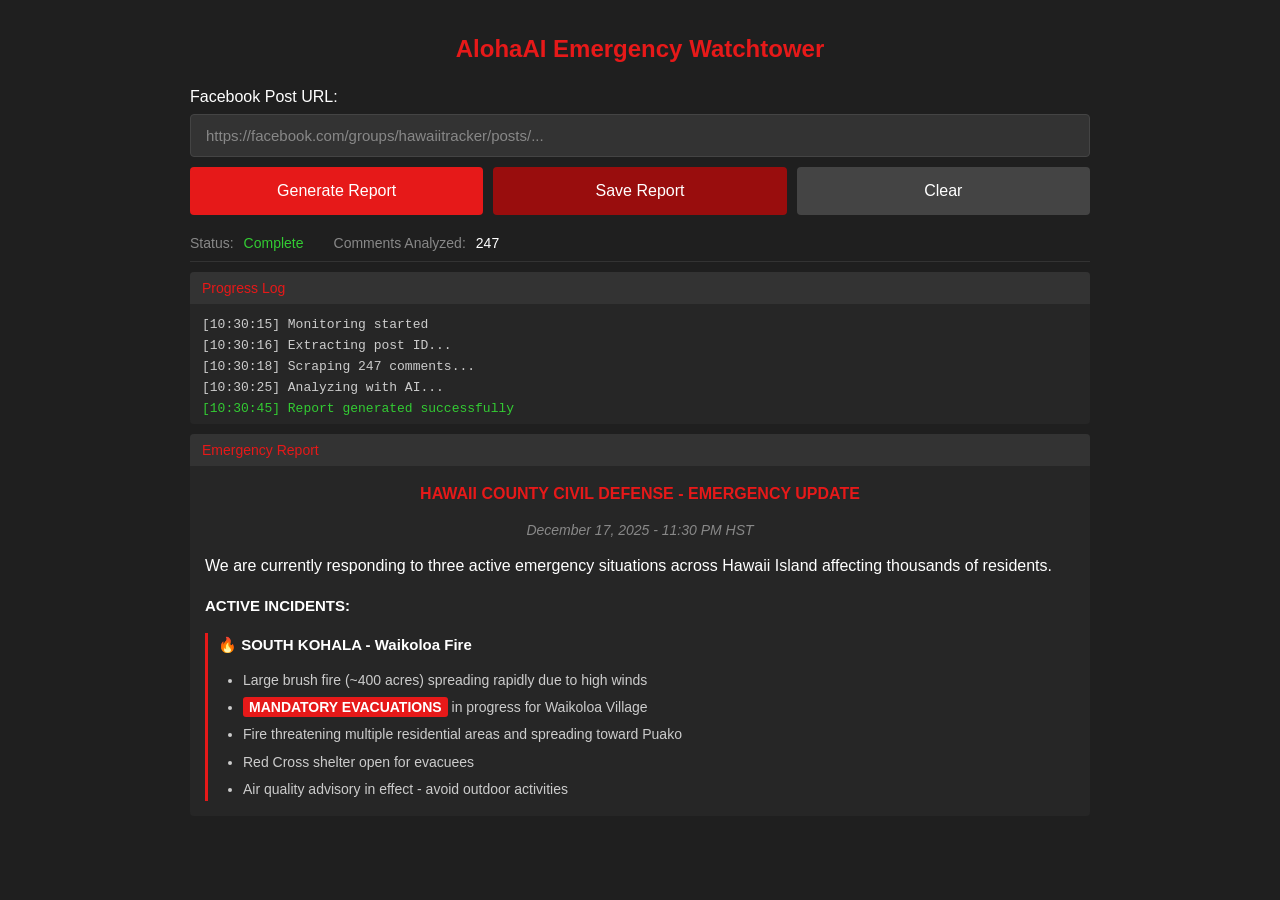
<file: HTML Demo/index.html>
<!DOCTYPE html>
<html lang="en">
<head>
    <meta charset="UTF-8">
    <meta name="viewport" content="width=device-width, initial-scale=1.0">
    <title>AlohaAI Emergency Watchtower</title>
    <link rel="stylesheet" href="styles.css">
</head>
<body>
    <div class="container">
        <!-- Header -->
        <header class="header">
            <h1>AlohaAI Emergency Watchtower</h1>
        </header>

        <!-- Input Section -->
        <section class="input-section">
            <label for="fb-url">Facebook Post URL:</label>
            <input type="text" id="fb-url" placeholder="https://facebook.com/groups/hawaiitracker/posts/...">
        </section>

        <!-- Control Buttons -->
        <section class="controls">
            <button id="generate-btn" class="btn btn-primary">Generate Report</button>
            <button id="save-btn" class="btn btn-secondary" disabled>Save Report</button>
            <button id="clear-btn" class="btn btn-gray">Clear</button>
        </section>

        <!-- Status Section -->
        <section class="status-section">
            <div class="status-row">
                <span class="status-label">Status:</span>
                <span id="status-value" class="status-value status-complete">Complete</span>
            </div>
            <div class="status-row">
                <span class="status-label">Comments Analyzed:</span>
                <span id="comment-count" class="status-value">247</span>
            </div>
        </section>

        <!-- Progress Log -->
        <section class="log-section" id="log-section">
            <div class="log-header">Progress Log</div>
            <div class="log-content" id="log-content">
                <div class="log-entry">[10:30:15] Monitoring started</div>
                <div class="log-entry">[10:30:16] Extracting post ID...</div>
                <div class="log-entry">[10:30:18] Scraping 247 comments...</div>
                <div class="log-entry">[10:30:25] Analyzing with AI...</div>
                <div class="log-entry success">[10:30:45] Report generated successfully</div>
            </div>
        </section>

        <!-- Report Display Area -->
        <section class="report-section">
            <div class="report-header">Emergency Report</div>
            <div class="report-content" id="report-content">
                <div class="report-text" id="report-text">
                    <p class="report-title"><strong>HAWAII COUNTY CIVIL DEFENSE - EMERGENCY UPDATE</strong></p>
                    <p class="report-date"><em>December 17, 2025 - 11:30 PM HST</em></p>

                    <p>We are currently responding to three active emergency situations across Hawaii Island affecting thousands of residents.</p>

                    <p class="section-header"><strong>ACTIVE INCIDENTS:</strong></p>

                    <div class="incident">
                        <p class="incident-title">🔥 <strong>SOUTH KOHALA - Waikoloa Fire</strong></p>
                        <ul>
                            <li>Large brush fire (~400 acres) spreading rapidly due to high winds</li>
                            <li><span class="urgent">MANDATORY EVACUATIONS</span> in progress for Waikoloa Village</li>
                            <li>Fire threatening multiple residential areas and spreading toward Puako</li>
                            <li>Red Cross shelter open for evacuees</li>
                            <li>Air quality advisory in effect - avoid outdoor activities</li>
                        </ul>
                    </div>

                    <div class="incident">
                        <p class="incident-title">🚨 <strong>SOUTH HILO - Highway 19 Fatal Accident</strong></p>
                        <ul>
                            <li>Highway 19 <span class="urgent">COMPLETELY CLOSED</span> between Honomu and Laupahoehoe</li>
                            <li>Two fatalities confirmed, multiple injuries</li>
                            <li>Multi-vehicle collision involving tour bus</li>
                            <li>Road closure indefinite - use Highway 130 or Waimea detour</li>
                        </ul>
                    </div>

                    <div class="incident">
                        <p class="incident-title">⚡ <strong>PUNA DISTRICT - Widespread Power Outage</strong></p>
                        <ul>
                            <li>Over 2,000 homes without power since 2:00 PM</li>
                            <li>All traffic lights out - exercise extreme caution</li>
                            <li>HELCO crews working on equipment failure repairs</li>
                            <li>Estimated restoration: several more hours</li>
                        </ul>
                    </div>

                    <p class="safety-reminder"><strong>IMMEDIATE SAFETY REMINDER:</strong> If you're in an evacuation zone, leave NOW. Do not delay for belongings.</p>

                    <p>Monitor our page and local media for updates. Report emergencies to 911 immediately.</p>

                    <p class="sign-off"><em>Stay safe, Hawaii Island.</em></p>
                </div>
            </div>
        </section>
    </div>

    <!-- Popup Modal -->
    <div class="modal-overlay" id="modal-overlay">
        <div class="modal" id="modal">
            <div class="modal-header" id="modal-header">
                <span class="modal-title" id="modal-title">Notification</span>
                <button class="modal-close" id="modal-close">&times;</button>
            </div>
            <div class="modal-body" id="modal-body">
                Message goes here
            </div>
        </div>
    </div>

    <script src="app.js"></script>
</body>
</html>
</file>
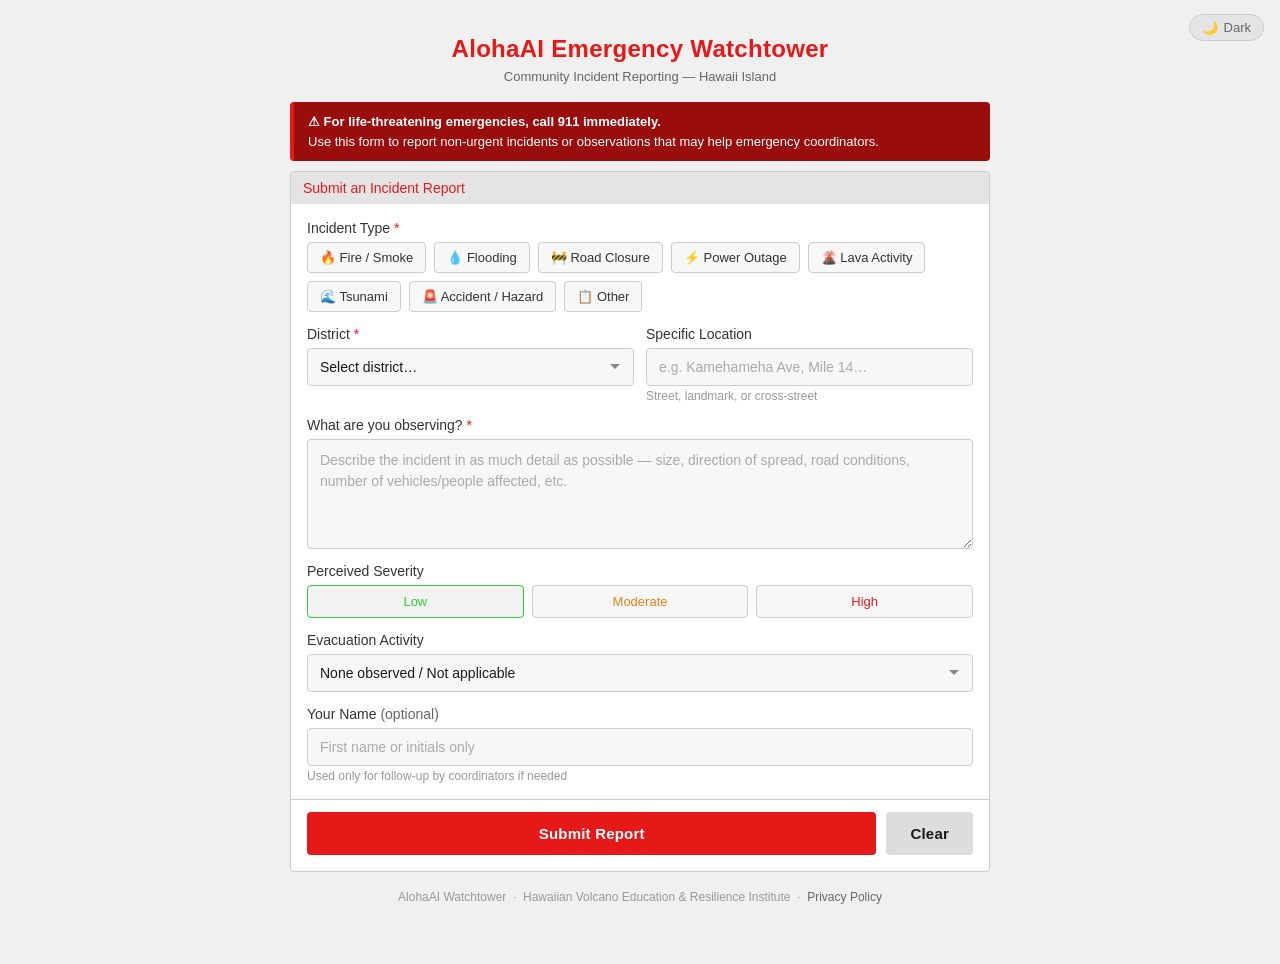
<file: HTML Demo/user.html>
<!DOCTYPE html>
<html lang="en">
<head>
    <meta charset="UTF-8">
    <meta name="viewport" content="width=device-width, initial-scale=1.0">
    <title>AlohaAI Watchtower – Report an Incident</title>
    <style>
        * {
            margin: 0;
            padding: 0;
            box-sizing: border-box;
        }

        :root {
            --bg:              #1f1f1f;
            --bg-card:         #262626;
            --bg-input:        #333333;
            --bg-header:       #333333;
            --border:          #444444;
            --text:            #ffffff;
            --text-muted:      #888888;
            --text-hint:       #666666;
            --text-entry:      #cccccc;
            --accent:          #E61919;
            --accent-dark:     #990d0d;
            --btn-gray:        #444444;
            --btn-gray-hover:  #555555;
            --placeholder:     #666666;
            --chip-selected-bg:#3a0a0a;
        }

        body.light {
            --bg:              #f0f0f0;
            --bg-card:         #ffffff;
            --bg-input:        #f7f7f7;
            --bg-header:       #e4e4e4;
            --border:          #cccccc;
            --text:            #1a1a1a;
            --text-muted:      #666666;
            --text-hint:       #999999;
            --text-entry:      #333333;
            --accent:          #E61919;
            --accent-dark:     #990d0d;
            --btn-gray:        #dddddd;
            --btn-gray-hover:  #cccccc;
            --placeholder:     #aaaaaa;
            --chip-selected-bg:#fde8e8;
        }

        body {
            font-family: -apple-system, BlinkMacSystemFont, 'Segoe UI', Roboto, 'Helvetica Neue', Arial, sans-serif;
            background-color: var(--bg);
            color: var(--text);
            min-height: 100vh;
            display: flex;
            justify-content: center;
            align-items: flex-start;
            padding: 20px;
            transition: background-color 0.2s, color 0.2s;
        }

        /* Theme toggle button */
        .theme-toggle {
            position: fixed;
            top: 14px;
            right: 16px;
            z-index: 500;
            background: var(--bg-header);
            border: 1px solid var(--border);
            border-radius: 20px;
            padding: 5px 12px;
            cursor: pointer;
            font-size: 13px;
            color: var(--text-muted);
            display: flex;
            align-items: center;
            gap: 6px;
            transition: background-color 0.2s, border-color 0.2s, color 0.2s;
            user-select: none;
        }

        .theme-toggle:hover {
            border-color: var(--accent);
            color: var(--text);
        }

        .container {
            width: 100%;
            max-width: 700px;
            display: flex;
            flex-direction: column;
            gap: 10px;
            padding-bottom: 40px;
        }

        /* Header */
        .header {
            text-align: center;
            padding: 15px 0 8px;
        }

        .header h1 {
            color: var(--accent);
            font-size: 24px;
            font-weight: bold;
            letter-spacing: 0.3px;
        }

        .header p {
            color: var(--text-muted);
            font-size: 13px;
            margin-top: 6px;
        }

        /* Alert Banner */
        .alert-banner {
            background-color: var(--accent-dark);
            border-left: 4px solid var(--accent);
            padding: 10px 14px;
            border-radius: 4px;
            font-size: 13px;
            color: #ffcccc;
            line-height: 1.5;
        }

        body.light .alert-banner {
            color: #ffffff;
        }

        .alert-banner strong {
            color: #ffffff;
        }

        /* Form Card */
        .form-card {
            background-color: var(--bg-card);
            border-radius: 4px;
            overflow: hidden;
            border: 1px solid var(--border);
        }

        .form-card-header {
            background-color: var(--bg-header);
            padding: 8px 12px;
            font-size: 14px;
            font-weight: 500;
            color: var(--accent);
        }

        .form-body {
            padding: 16px;
            display: flex;
            flex-direction: column;
            gap: 14px;
        }

        /* Field Groups */
        .field-group {
            display: flex;
            flex-direction: column;
            gap: 6px;
        }

        .field-group label {
            font-size: 14px;
            color: var(--text-entry);
            font-weight: 500;
        }

        .field-group .field-hint {
            font-size: 12px;
            color: var(--text-hint);
            margin-top: -3px;
        }

        .field-group input,
        .field-group select,
        .field-group textarea {
            padding: 10px 12px;
            font-size: 14px;
            background-color: var(--bg-input);
            border: 1px solid var(--border);
            border-radius: 4px;
            color: var(--text);
            outline: none;
            font-family: inherit;
            transition: border-color 0.15s, background-color 0.2s, color 0.2s;
        }

        .field-group input::placeholder,
        .field-group textarea::placeholder {
            color: var(--placeholder);
        }

        .field-group input:focus,
        .field-group select:focus,
        .field-group textarea:focus {
            border-color: var(--accent);
        }

        .field-group select {
            appearance: none;
            background-image: url("data:image/svg+xml,%3Csvg xmlns='http://www.w3.org/2000/svg' width='12' height='12' viewBox='0 0 12 12'%3E%3Cpath fill='%23888' d='M6 8L1 3h10z'/%3E%3C/svg%3E");
            background-repeat: no-repeat;
            background-position: right 12px center;
            padding-right: 32px;
            cursor: pointer;
        }

        .field-group select option {
            background-color: var(--bg-input);
            color: var(--text);
        }

        .field-group textarea {
            resize: vertical;
            min-height: 110px;
            line-height: 1.5;
        }

        /* Two-column row */
        .field-row {
            display: grid;
            grid-template-columns: 1fr 1fr;
            gap: 12px;
        }

        /* Incident type chips */
        .type-chips {
            display: flex;
            flex-wrap: wrap;
            gap: 8px;
        }

        .chip-label {
            cursor: pointer;
        }

        .chip-label input[type="radio"] {
            display: none;
        }

        .chip {
            display: flex;
            align-items: center;
            gap: 6px;
            padding: 7px 12px;
            background-color: var(--bg-input);
            border: 1px solid var(--border);
            border-radius: 4px;
            font-size: 13px;
            color: var(--text-entry);
            transition: all 0.15s;
            user-select: none;
            white-space: nowrap;
        }

        .chip-label input[type="radio"]:checked + .chip {
            background-color: var(--chip-selected-bg);
            border-color: var(--accent);
            color: var(--text);
        }

        .chip:hover {
            border-color: var(--text-muted);
            color: var(--text);
        }

        /* Severity */
        .severity-row {
            display: flex;
            gap: 8px;
        }

        .severity-label {
            cursor: pointer;
            flex: 1;
        }

        .severity-label input[type="radio"] {
            display: none;
        }

        .severity-btn {
            display: block;
            text-align: center;
            padding: 8px;
            border-radius: 4px;
            border: 1px solid var(--border);
            font-size: 13px;
            font-weight: 500;
            transition: all 0.15s;
            cursor: pointer;
            background-color: var(--bg-input);
        }

        .severity-label.low .severity-btn   { color: #33cc33; }
        .severity-label.medium .severity-btn { color: #e68019; }
        .severity-label.high .severity-btn  { color: #E61919; }

        .severity-label input[type="radio"]:checked + .severity-btn {
            border-color: currentColor;
            background-color: rgba(128,128,128,0.1);
        }

        /* Submit area */
        .submit-area {
            padding: 12px 16px 16px;
            display: flex;
            gap: 10px;
            border-top: 1px solid var(--border);
        }

        .btn {
            flex: 1;
            padding: 13px 20px;
            font-size: 15px;
            font-weight: 600;
            border: none;
            border-radius: 4px;
            cursor: pointer;
            transition: opacity 0.15s, transform 0.1s;
            letter-spacing: 0.2px;
        }

        .btn:hover:not(:disabled) { opacity: 0.9; }
        .btn:active:not(:disabled) { transform: scale(0.98); }

        .btn-primary {
            background-color: var(--accent);
            color: #ffffff;
        }

        .btn-primary:disabled {
            background-color: #4a1a1a;
            color: #886666;
            cursor: not-allowed;
        }

        .btn-gray {
            background-color: var(--btn-gray);
            color: var(--text);
            flex: 0 0 auto;
            padding-left: 24px;
            padding-right: 24px;
            transition: background-color 0.15s;
        }

        .btn-gray:hover { background-color: var(--btn-gray-hover); }

        /* Confirmation state */
        .confirmation {
            display: none;
            flex-direction: column;
            align-items: center;
            gap: 12px;
            padding: 40px 20px;
            text-align: center;
        }

        .confirmation.visible {
            display: flex;
        }

        .confirmation-icon {
            font-size: 48px;
        }

        .confirmation h2 {
            color: #33cc33;
            font-size: 18px;
        }

        .confirmation p {
            color: var(--text-muted);
            font-size: 14px;
            max-width: 380px;
            line-height: 1.6;
        }

        .confirmation .ref-code {
            font-family: 'Consolas', 'Monaco', 'Courier New', monospace;
            background-color: var(--bg-input);
            border: 1px solid var(--border);
            padding: 6px 14px;
            border-radius: 4px;
            font-size: 13px;
            color: var(--accent);
            letter-spacing: 1px;
        }

        .btn-submit-another {
            background-color: var(--btn-gray);
            color: var(--text);
            padding: 10px 24px;
            border: none;
            border-radius: 4px;
            font-size: 14px;
            cursor: pointer;
            margin-top: 4px;
            transition: background-color 0.15s;
        }

        .btn-submit-another:hover { background-color: var(--btn-gray-hover); }

        /* Footer */
        .footer {
            text-align: center;
            color: var(--text-hint);
            font-size: 12px;
            padding: 8px 0 0;
        }

        .footer a { color: var(--text-muted); text-decoration: none; }
        .footer a:hover { color: var(--text); }

        /* Validation */
        .field-group input.invalid,
        .field-group select.invalid,
        .field-group textarea.invalid {
            border-color: var(--accent);
            background-color: rgba(230,25,25,0.08);
        }

        .field-error {
            font-size: 12px;
            color: var(--accent);
            display: none;
        }

        .field-error.visible {
            display: block;
        }

        /* Modal */
        .modal-overlay {
            display: none;
            position: fixed;
            top: 0; left: 0;
            width: 100%; height: 100%;
            background-color: rgba(0,0,0,0.7);
            justify-content: center;
            align-items: center;
            z-index: 1000;
        }

        .modal-overlay.active { display: flex; }

        .modal {
            background-color: var(--bg-card);
            border: 1px solid var(--border);
            border-radius: 8px;
            min-width: 320px;
            max-width: 440px;
            box-shadow: 0 10px 30px rgba(0,0,0,0.5);
            animation: modalSlideIn 0.2s ease-out;
        }

        @keyframes modalSlideIn {
            from { transform: translateY(-16px); opacity: 0; }
            to   { transform: translateY(0);    opacity: 1; }
        }

        .modal-header {
            display: flex;
            justify-content: space-between;
            align-items: center;
            padding: 14px 18px;
            border-radius: 8px 8px 0 0;
            background-color: var(--accent);
        }

        .modal-title { font-size: 15px; font-weight: 600; color: #fff; }

        .modal-close {
            background: none; border: none;
            color: #fff; font-size: 22px;
            cursor: pointer; opacity: 0.8; line-height: 1;
        }

        .modal-close:hover { opacity: 1; }
        .modal-body { padding: 18px; font-size: 14px; line-height: 1.6; color: var(--text-entry); }

        /* Responsive */
        @media (max-width: 560px) {
            .field-row { grid-template-columns: 1fr; }
            .type-chips { gap: 6px; }
            .submit-area { flex-direction: column; }
            .btn-gray { flex: 1; }
        }

        ::-webkit-scrollbar { width: 8px; }
        ::-webkit-scrollbar-track { background: var(--bg); }
        ::-webkit-scrollbar-thumb { background: var(--border); border-radius: 4px; }
        ::-webkit-scrollbar-thumb:hover { background: var(--text-muted); }
    </style>
</head>
<body>
    <!-- Theme Toggle -->
    <button class="theme-toggle" id="theme-toggle" title="Toggle light/dark mode">
        <span id="theme-icon">☀️</span>
        <span id="theme-label">Light</span>
    </button>

    <div class="container">

        <!-- Header -->
        <header class="header">
            <h1>AlohaAI Emergency Watchtower</h1>
            <p>Community Incident Reporting — Hawaii Island</p>
        </header>

        <!-- Alert Banner -->
        <div class="alert-banner">
            <strong>⚠ For life-threatening emergencies, call 911 immediately.</strong><br>
            Use this form to report non-urgent incidents or observations that may help emergency coordinators.
        </div>

        <!-- Form Card -->
        <div class="form-card" id="form-card">
            <div class="form-card-header">Submit an Incident Report</div>

            <div class="form-body" id="form-body">

                <!-- Incident Type -->
                <div class="field-group">
                    <label>Incident Type <span style="color:#E61919">*</span></label>
                    <div class="type-chips" id="type-chips">
                        <label class="chip-label">
                            <input type="radio" name="incident-type" value="fire">
                            <span class="chip">🔥 Fire / Smoke</span>
                        </label>
                        <label class="chip-label">
                            <input type="radio" name="incident-type" value="flooding">
                            <span class="chip">💧 Flooding</span>
                        </label>
                        <label class="chip-label">
                            <input type="radio" name="incident-type" value="road">
                            <span class="chip">🚧 Road Closure</span>
                        </label>
                        <label class="chip-label">
                            <input type="radio" name="incident-type" value="power">
                            <span class="chip">⚡ Power Outage</span>
                        </label>
                        <label class="chip-label">
                            <input type="radio" name="incident-type" value="lava">
                            <span class="chip">🌋 Lava Activity</span>
                        </label>
                        <label class="chip-label">
                            <input type="radio" name="incident-type" value="tsunami">
                            <span class="chip">🌊 Tsunami</span>
                        </label>
                        <label class="chip-label">
                            <input type="radio" name="incident-type" value="accident">
                            <span class="chip">🚨 Accident / Hazard</span>
                        </label>
                        <label class="chip-label">
                            <input type="radio" name="incident-type" value="other">
                            <span class="chip">📋 Other</span>
                        </label>
                    </div>
                    <span class="field-error" id="type-error">Please select an incident type.</span>
                </div>

                <!-- District + Location row -->
                <div class="field-row">
                    <div class="field-group">
                        <label for="district">District <span style="color:#E61919">*</span></label>
                        <select id="district">
                            <option value="" disabled selected>Select district…</option>
                            <optgroup label="Hawaii Island (Big Island)">
                                <option value="North Kohala">North Kohala</option>
                                <option value="South Kohala">South Kohala</option>
                                <option value="North Kona">North Kona</option>
                                <option value="South Kona">South Kona</option>
                                <option value="Ka'u">Ka'u</option>
                                <option value="Puna">Puna</option>
                                <option value="South Hilo">South Hilo</option>
                                <option value="North Hilo">North Hilo</option>
                                <option value="Hamakua">Hamakua</option>
                            </optgroup>
                        </select>
                        <span class="field-error" id="district-error">Please select a district.</span>
                    </div>

                    <div class="field-group">
                        <label for="location">Specific Location</label>
                        <input type="text" id="location" placeholder="e.g. Kamehameha Ave, Mile 14…">
                        <span class="field-hint">Street, landmark, or cross-street</span>
                    </div>
                </div>

                <!-- Description -->
                <div class="field-group">
                    <label for="description">What are you observing? <span style="color:#E61919">*</span></label>
                    <textarea id="description" placeholder="Describe the incident in as much detail as possible — size, direction of spread, road conditions, number of vehicles/people affected, etc."></textarea>
                    <span class="field-error" id="desc-error">Please describe what you're observing.</span>
                </div>

                <!-- Severity -->
                <div class="field-group">
                    <label>Perceived Severity</label>
                    <div class="severity-row">
                        <label class="severity-label low">
                            <input type="radio" name="severity" value="low" checked>
                            <span class="severity-btn">Low</span>
                        </label>
                        <label class="severity-label medium">
                            <input type="radio" name="severity" value="medium">
                            <span class="severity-btn">Moderate</span>
                        </label>
                        <label class="severity-label high">
                            <input type="radio" name="severity" value="high">
                            <span class="severity-btn">High</span>
                        </label>
                    </div>
                </div>

                <!-- Evacuation status -->
                <div class="field-group">
                    <label for="evacuation">Evacuation Activity</label>
                    <select id="evacuation">
                        <option value="">None observed / Not applicable</option>
                        <option value="voluntary">Voluntary evacuations underway</option>
                        <option value="mandatory">Mandatory evacuations in effect</option>
                        <option value="sheltering">People sheltering in place</option>
                        <option value="road_blocked">Evacuation routes blocked</option>
                    </select>
                </div>

                <!-- Reporter name (optional) -->
                <div class="field-group">
                    <label for="reporter-name">Your Name <span style="color:#666666; font-weight:400">(optional)</span></label>
                    <input type="text" id="reporter-name" placeholder="First name or initials only">
                    <span class="field-hint">Used only for follow-up by coordinators if needed</span>
                </div>

            </div><!-- /form-body -->

            <!-- Submit area -->
            <div class="submit-area" id="submit-area">
                <button class="btn btn-primary" id="submit-btn">Submit Report</button>
                <button class="btn btn-gray" id="clear-btn">Clear</button>
            </div>

            <!-- Confirmation -->
            <div class="confirmation" id="confirmation">
                <div class="confirmation-icon">✅</div>
                <h2>Report Submitted</h2>
                <p>Your report has been received and will be reviewed by emergency coordinators. Thank you for helping keep Hawaii Island safe.</p>
                <div class="ref-code" id="ref-code">REF: —</div>
                <p style="font-size:12px; color: var(--text-hint); max-width:360px; line-height:1.6;">
                    This reference code is for your records. Screenshot or note it down if you wish to follow up with emergency coordinators.
                </p>
                <button class="btn-submit-another" id="submit-another-btn">Submit Another Report</button>
            </div>

        </div><!-- /form-card -->

        <!-- Footer -->
        <div class="footer">
            AlohaAI Watchtower &nbsp;·&nbsp; Hawaiian Volcano Education & Resilience Institute &nbsp;·&nbsp;
            <a href="#">Privacy Policy</a>
        </div>

    </div><!-- /container -->

    <!-- Modal -->
    <div class="modal-overlay" id="modal-overlay">
        <div class="modal">
            <div class="modal-header">
                <span class="modal-title" id="modal-title">Notice</span>
                <button class="modal-close" id="modal-close">&times;</button>
            </div>
            <div class="modal-body" id="modal-body"></div>
        </div>
    </div>

    <script>
        // --- Theme Toggle ---
        const themeToggle = document.getElementById('theme-toggle');
        const themeIcon   = document.getElementById('theme-icon');
        const themeLabel  = document.getElementById('theme-label');
        const systemDark  = window.matchMedia('(prefers-color-scheme: dark)');

        function setTheme(light, save = true) {
            document.body.classList.toggle('light', light);
            themeIcon.textContent  = light ? '🌙' : '☀️';
            themeLabel.textContent = light ? 'Dark' : 'Light';
            if (save) localStorage.setItem('alohaai-theme', light ? 'light' : 'dark');
        }

        themeToggle.addEventListener('click', () => {
            setTheme(!document.body.classList.contains('light'));
        });

        // On system preference change, only follow it if user hasn't manually overridden
        systemDark.addEventListener('change', e => {
            if (!localStorage.getItem('alohaai-theme')) {
                setTheme(!e.matches, false);
            }
        });

        // Startup: use saved preference, otherwise follow system
        const saved = localStorage.getItem('alohaai-theme');
        if (saved) {
            setTheme(saved === 'light');
        } else {
            setTheme(!systemDark.matches, false);
        }

        // --- Modal ---
        const modalOverlay = document.getElementById('modal-overlay');
        const modalTitle   = document.getElementById('modal-title');
        const modalBody    = document.getElementById('modal-body');
        const modalClose   = document.getElementById('modal-close');

        function showModal(title, msg) {
            modalTitle.textContent = title;
            modalBody.textContent  = msg;
            modalOverlay.classList.add('active');
        }

        function hideModal() { modalOverlay.classList.remove('active'); }
        modalClose.addEventListener('click', hideModal);
        modalOverlay.addEventListener('click', e => { if (e.target === modalOverlay) hideModal(); });
        document.addEventListener('keydown', e => { if (e.key === 'Escape') hideModal(); });

        // --- Helpers ---
        function getSelectedRadio(name) {
            const el = document.querySelector(`input[name="${name}"]:checked`);
            return el ? el.value : null;
        }

        function setError(id, visible) {
            const el = document.getElementById(id);
            if (el) el.classList.toggle('visible', visible);
        }

        function markInvalid(id, invalid) {
            const el = document.getElementById(id);
            if (el) el.classList.toggle('invalid', invalid);
        }

        function generateRef() {
            const chars = 'ABCDEFGHJKLMNPQRSTUVWXYZ23456789';
            let ref = 'HI-';
            for (let i = 0; i < 6; i++) ref += chars[Math.floor(Math.random() * chars.length)];
            return ref;
        }

        // --- Validation ---
        function validate() {
            let ok = true;

            const incidentType = getSelectedRadio('incident-type');
            setError('type-error', !incidentType);
            if (!incidentType) ok = false;

            const district = document.getElementById('district').value;
            setError('district-error', !district);
            markInvalid('district', !district);
            if (!district) ok = false;

            const desc = document.getElementById('description').value.trim();
            setError('desc-error', !desc);
            markInvalid('description', !desc);
            if (!desc) ok = false;

            return ok;
        }

        // --- Submit ---
        document.getElementById('submit-btn').addEventListener('click', () => {
            if (!validate()) {
                showModal('Missing Information', 'Please fill in all required fields before submitting.');
                return;
            }

            // Build report object (ready to POST to a backend)
            const report = {
                incidentType : getSelectedRadio('incident-type'),
                district     : document.getElementById('district').value,
                location     : document.getElementById('location').value.trim(),
                description  : document.getElementById('description').value.trim(),
                severity     : getSelectedRadio('severity'),
                evacuation   : document.getElementById('evacuation').value,
                reporterName : document.getElementById('reporter-name').value.trim(),
                timestamp    : new Date().toISOString(),
                ref          : generateRef()
            };

            console.log('Incident report payload:', report);

            // Show confirmation
            document.getElementById('ref-code').textContent = 'REF: ' + report.ref;
            document.getElementById('form-body').style.display = 'none';
            document.getElementById('submit-area').style.display = 'none';
            document.getElementById('confirmation').classList.add('visible');
        });

        // --- Clear ---
        document.getElementById('clear-btn').addEventListener('click', () => {
            document.querySelectorAll('input[name="incident-type"]').forEach(r => r.checked = false);
            document.getElementById('district').selectedIndex = 0;
            document.getElementById('location').value = '';
            document.getElementById('description').value = '';
            document.querySelectorAll('input[name="severity"]')[0].checked = true;
            document.getElementById('evacuation').selectedIndex = 0;
            document.getElementById('reporter-name').value = '';

            ['type-error','district-error','desc-error'].forEach(id => setError(id, false));
            ['district','description'].forEach(id => markInvalid(id, false));
        });

        // --- Submit Another ---
        document.getElementById('submit-another-btn').addEventListener('click', () => {
            document.getElementById('form-body').style.display = '';
            document.getElementById('submit-area').style.display = '';
            document.getElementById('confirmation').classList.remove('visible');
            document.getElementById('clear-btn').click();
        });

        // Clear validation on input
        document.getElementById('district').addEventListener('change', () => {
            setError('district-error', false);
            markInvalid('district', false);
        });

        document.getElementById('description').addEventListener('input', () => {
            if (document.getElementById('description').value.trim()) {
                setError('desc-error', false);
                markInvalid('description', false);
            }
        });

        document.querySelectorAll('input[name="incident-type"]').forEach(r => {
            r.addEventListener('change', () => setError('type-error', false));
        });
    </script>
</body>
</html>
</file>
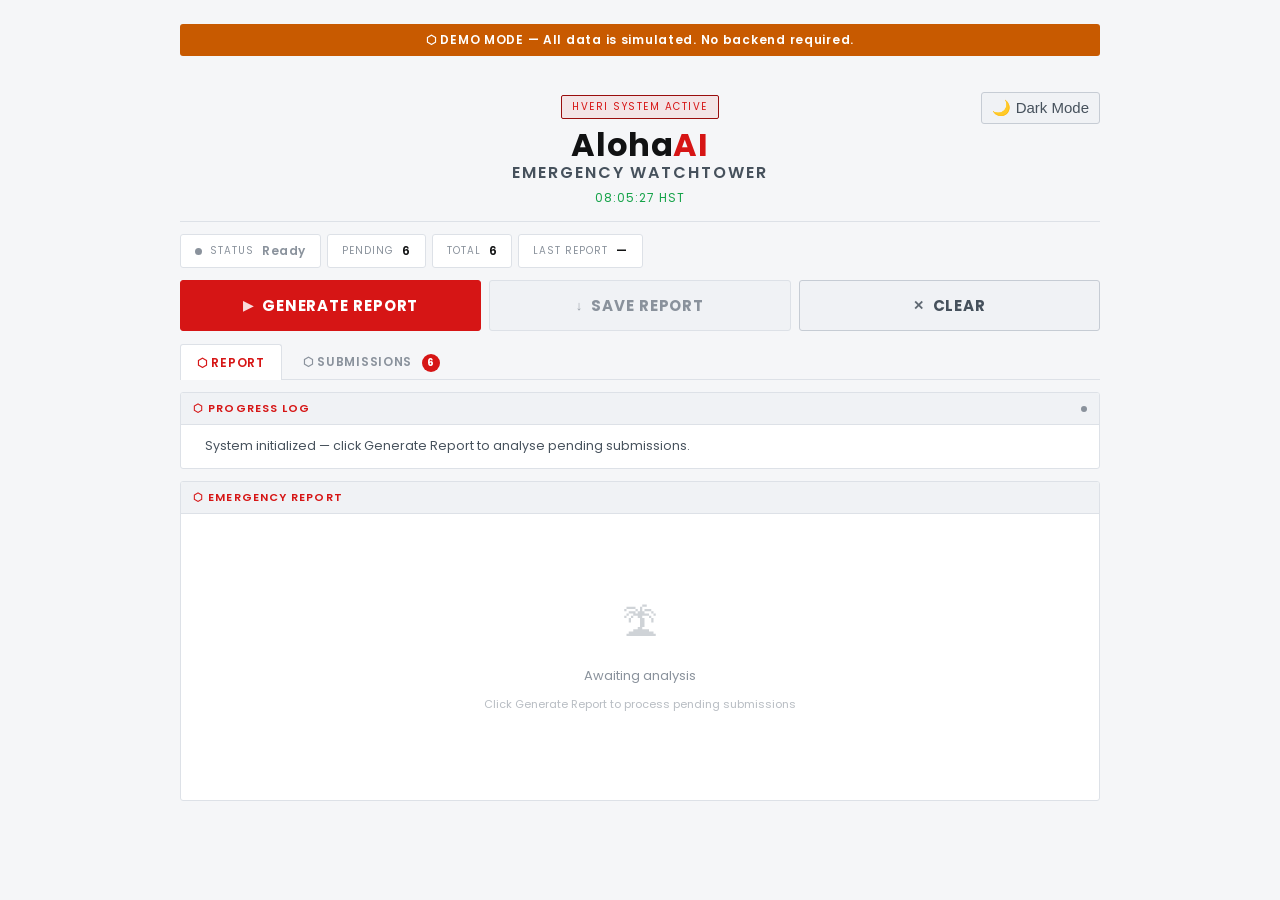
<file: HTML Demo/Non Facebook/adminDEMO.html>
<!DOCTYPE html>
<html lang="en">
<head>
    <meta charset="UTF-8">
    <meta name="viewport" content="width=device-width, initial-scale=1.0">
    <title>AlohaAI Watchtower — Admin Demo</title>
    <link rel="preconnect" href="https://fonts.googleapis.com">
    <link rel="preconnect" href="https://fonts.gstatic.com" crossorigin>
    <link href="https://fonts.googleapis.com/css2?family=Poppins:wght@400;500;600;700&display=swap" rel="stylesheet">
    <style>
        :root {
            --red: #D61515; --red-dark: #990d0d; --red-dim: rgba(214,21,21,0.08);
            --bg: #f5f6f8; --bg-mid: #eef0f3; --bg-panel: #ffffff;
            --bg-elevated: #f0f2f5; --border: #dde1e7; --border-bright: #c6ccd4;
            --text: #111213; --text-dim: #46515c; --text-muted: #8a929c;
            --green: #16a34a; --orange: #c85a00;
            --font: 'Poppins', sans-serif;
        }
        [data-theme="dark"] {
            --red: #E61919; --red-dark: #990d0d; --red-dim: rgba(230,25,25,0.15);
            --bg: #111213; --bg-mid: #191b1c; --bg-panel: #1e2022;
            --bg-elevated: #252729; --border: #2a2d30; --border-bright: #3a3d42;
            --text: #e8eaec; --text-dim: #7a8088; --text-muted: #454a50;
            --green: #22c55e; --orange: #f97316;
        }
        *,*::before,*::after { box-sizing:border-box; margin:0; padding:0; }
        html { background:var(--bg); }
        body { font-family:var(--font); background:var(--bg); color:var(--text); min-height:100vh; display:flex; justify-content:center; align-items:flex-start; padding:24px 16px 48px; overflow-x:hidden; }

        .demo-banner { background:var(--orange); color:#fff; text-align:center; padding:7px 16px; font-size:12px; font-weight:600; letter-spacing:0.06em; border-radius:3px; margin-bottom:4px; }

        .container { width:100%; max-width:920px; display:flex; flex-direction:column; gap:12px; }

        .header { text-align:center; padding:20px 0 14px; border-bottom:1px solid var(--border); position:relative; }
        .theme-toggle { position:absolute; top:20px; right:0; background:var(--bg-elevated); border:1px solid var(--border-bright); border-radius:3px; padding:6px 10px; cursor:pointer; font-size:15px; color:var(--text-dim); transition:all 0.15s; }
        .theme-toggle:hover { background:var(--bg-mid); border-color:var(--red); color:var(--text); }
        .header-badge { display:inline-block; font-size:10px; letter-spacing:0.15em; color:var(--red); background:var(--red-dim); border:1px solid var(--red-dark); padding:3px 10px; border-radius:2px; margin-bottom:10px; }
        .header h1 { font-weight:700; font-size:32px; letter-spacing:0.02em; line-height:1; margin-bottom:8px; }
        .title-aloha { color:var(--text); } .title-ai { color:var(--red); }
        .title-sub { display:block; font-size:16px; font-weight:600; letter-spacing:0.12em; color:var(--text-dim); text-transform:uppercase; margin-top:4px; }
        .header-meta { font-size:12px; color:var(--text-muted); display:flex; align-items:center; justify-content:center; gap:10px; margin-top:6px; }
        .live-clock { color:var(--green); letter-spacing:0.08em; }

        .status-bar { display:flex; gap:6px; flex-wrap:wrap; }
        .status-pill { display:flex; align-items:center; gap:8px; background:var(--bg-panel); border:1px solid var(--border); border-radius:3px; padding:7px 14px; font-size:12px; }
        .status-label { color:var(--text-muted); letter-spacing:0.1em; font-size:10px; }
        .status-value { font-weight:600; letter-spacing:0.05em; }
        .status-dot { width:7px; height:7px; border-radius:50%; background:var(--text-muted); flex-shrink:0; transition:background 0.3s; }
        .status-ready { color:var(--text-muted); } .status-complete { color:var(--green); } .status-processing { color:var(--orange); } .status-error { color:var(--red); }
        .dot-ready { background:var(--text-muted); } .dot-complete { background:var(--green); box-shadow:0 0 6px var(--green); }
        .dot-processing { background:var(--orange); box-shadow:0 0 6px var(--orange); animation:pulse-dot 1s infinite; }
        .dot-error { background:var(--red); box-shadow:0 0 6px var(--red); }
        @keyframes pulse-dot { 0%,100%{opacity:1} 50%{opacity:0.4} }

        .controls { display:flex; gap:8px; }
        .btn { flex:1; padding:13px 16px; font-family:var(--font); font-size:15px; font-weight:700; letter-spacing:0.06em; text-transform:uppercase; border:1px solid transparent; border-radius:3px; cursor:pointer; display:flex; align-items:center; justify-content:center; gap:8px; transition:all 0.15s; position:relative; overflow:hidden; }
        .btn:active:not(:disabled) { transform:scale(0.985); }
        .btn-icon { font-size:13px; opacity:0.85; }
        .btn-primary { background:var(--red); color:#fff; border-color:var(--red); }
        .btn-primary:hover:not(:disabled) { box-shadow:0 0 16px rgba(230,25,25,0.4); }
        .btn-secondary { background:var(--red-dark); color:#fff; border-color:var(--red-dark); }
        .btn-secondary:disabled { background:var(--bg-elevated); border-color:var(--border); color:var(--text-muted); cursor:not-allowed; }
        .btn-gray { background:var(--bg-elevated); color:var(--text-dim); border-color:var(--border-bright); }
        .btn-gray:hover:not(:disabled) { border-color:var(--text-muted); color:var(--text); }

        .tab-nav { display:flex; gap:4px; border-bottom:1px solid var(--border); }
        .tab-btn { font-family:var(--font); font-size:12px; font-weight:600; letter-spacing:0.06em; text-transform:uppercase; padding:8px 16px; background:none; border:1px solid transparent; border-bottom:none; border-radius:3px 3px 0 0; cursor:pointer; color:var(--text-muted); position:relative; bottom:-1px; transition:all 0.15s; }
        .tab-btn:hover { color:var(--text-dim); background:var(--bg-elevated); }
        .tab-btn.active { color:var(--red); background:var(--bg-panel); border-color:var(--border); border-bottom-color:var(--bg-panel); }
        .tab-badge { display:inline-flex; align-items:center; justify-content:center; min-width:18px; height:18px; padding:0 5px; background:var(--red); color:#fff; font-size:10px; font-weight:700; border-radius:9px; margin-left:6px; line-height:1; }
        .tab-badge.hidden { display:none; }
        .tab-panel { display:none; flex-direction:column; gap:12px; }
        .tab-panel.active { display:flex; }

        .log-section { background:var(--bg-panel); border:1px solid var(--border); border-radius:3px; overflow:hidden; }
        .log-header { background:var(--bg-elevated); padding:7px 12px; display:flex; align-items:center; justify-content:space-between; border-bottom:1px solid var(--border); }
        .log-header-title { font-size:11px; font-weight:600; letter-spacing:0.1em; color:var(--red); text-transform:uppercase; }
        .log-pulse { width:6px; height:6px; border-radius:50%; background:var(--text-muted); transition:background 0.3s; }
        .log-pulse.active { background:var(--orange); animation:pulse-dot 0.8s infinite; }
        .log-content { padding:10px 14px; max-height:130px; overflow-y:auto; font-size:12.5px; display:flex; flex-direction:column; gap:2px; }
        .log-entry { padding:2px 0; color:var(--text-dim); line-height:1.5; }
        .log-entry::before { content:attr(data-ts); color:var(--text-muted); margin-right:10px; font-size:11px; }
        .log-success { color:var(--green); } .log-error { color:var(--red); } .log-processing { color:var(--orange); } .log-info { color:var(--text-dim); }

        .report-section { background:var(--bg-panel); border:1px solid var(--border); border-radius:3px; overflow:hidden; min-height:320px; display:flex; flex-direction:column; }
        .report-header { background:var(--bg-elevated); padding:7px 12px; display:flex; align-items:center; justify-content:space-between; border-bottom:1px solid var(--border); }
        .report-header-title { font-size:11px; font-weight:600; letter-spacing:0.1em; color:var(--red); text-transform:uppercase; }
        .report-timestamp { font-size:11px; color:var(--text-muted); }
        .report-content { padding:20px; overflow-y:auto; max-height:460px; flex:1; line-height:1.65; font-size:14px; }
        .placeholder-text { display:flex; flex-direction:column; align-items:center; justify-content:center; gap:8px; padding:60px 20px; color:var(--text-muted); font-size:13px; text-align:center; }
        .placeholder-icon { font-size:36px; opacity:0.4; margin-bottom:4px; }
        .placeholder-sub { font-size:11px; color:var(--text-muted); opacity:0.6; }
        .report-body { color:var(--text); }
        .report-body p { margin-bottom:10px; }
        .report-body h1,.report-body h2,.report-body h3 { color:var(--red); margin:16px 0 8px; letter-spacing:0.04em; }
        .report-body h1 { font-size:18px; } .report-body h2 { font-size:16px; } .report-body h3 { font-size:15px; }
        .report-body ul,.report-body ol { margin-left:22px; margin-bottom:10px; }
        .report-body li { margin:5px 0; color:var(--text-dim); }
        .report-body strong { color:var(--text); font-weight:600; }
        .report-body hr { border:none; border-top:1px solid var(--border-bright); margin:16px 0; }
        .urgent-kw { background:var(--red); color:#fff; padding:1px 5px; border-radius:2px; font-weight:700; font-size:0.92em; }

        /* Submissions */
        .submissions-panel { background:var(--bg-panel); border:1px solid var(--border); border-radius:3px; overflow:hidden; }
        .submissions-toolbar { background:var(--bg-elevated); border-bottom:1px solid var(--border); padding:8px 12px; display:flex; align-items:center; gap:8px; flex-wrap:wrap; }
        .submissions-title { font-size:11px; font-weight:600; letter-spacing:0.1em; color:var(--red); text-transform:uppercase; margin-right:4px; }
        .filter-select { padding:4px 24px 4px 8px; font-family:var(--font); font-size:11px; font-weight:500; background:var(--bg-panel); border:1px solid var(--border-bright); border-radius:3px; color:var(--text-dim); outline:none; cursor:pointer; appearance:none; background-image:url("data:image/svg+xml,%3Csvg xmlns='http://www.w3.org/2000/svg' width='10' height='10' viewBox='0 0 12 12'%3E%3Cpath fill='%238a929c' d='M6 8L1 3h10z'/%3E%3C/svg%3E"); background-repeat:no-repeat; background-position:right 7px center; }
        .filter-select:focus { border-color:var(--red); }
        .toolbar-spacer { flex:1; }
        .refresh-btn { font-family:var(--font); font-size:11px; font-weight:600; padding:4px 10px; background:var(--bg-panel); border:1px solid var(--border-bright); border-radius:3px; color:var(--text-dim); cursor:pointer; transition:all 0.15s; }
        .refresh-btn:hover { border-color:var(--red); color:var(--red); }
        .submissions-list { overflow-y:auto; max-height:460px; display:flex; flex-direction:column; }
        .submission-empty { display:flex; flex-direction:column; align-items:center; justify-content:center; gap:8px; padding:48px 20px; color:var(--text-muted); font-size:13px; text-align:center; }
        .sub-card { border-bottom:1px solid var(--border); padding:12px 14px; display:flex; flex-direction:column; gap:7px; transition:background 0.12s; }
        .sub-card:last-child { border-bottom:none; }
        .sub-card:hover { background:var(--bg-elevated); }
        .sub-card.deleted { opacity:0.35; pointer-events:none; }
        .sub-top { display:flex; align-items:center; gap:8px; flex-wrap:wrap; }
        .sub-type-badge { font-size:11px; font-weight:600; padding:2px 7px; border-radius:2px; border:1px solid var(--border-bright); background:var(--bg-elevated); color:var(--text-dim); white-space:nowrap; }
        .sub-district { font-size:12px; font-weight:600; color:var(--text); }
        .sub-location { font-size:11px; color:var(--text-muted); }
        .sub-spacer { flex:1; }
        .sub-time { font-size:11px; color:var(--text-muted); white-space:nowrap; }
        .sub-sev { font-size:10px; font-weight:700; letter-spacing:0.06em; text-transform:uppercase; padding:2px 6px; border-radius:2px; }
        .sub-sev.low { color:var(--green); background:rgba(22,163,74,0.1); }
        .sub-sev.medium { color:var(--orange); background:rgba(200,90,0,0.1); }
        .sub-sev.high { color:var(--red); background:var(--red-dim); }
        .sub-desc { font-size:13px; color:var(--text-dim); line-height:1.55; }
        .sub-meta { display:flex; align-items:center; gap:10px; flex-wrap:wrap; }
        .sub-evac { font-size:11px; color:var(--orange); font-weight:500; }
        .sub-ref { font-size:10px; color:var(--text-muted); letter-spacing:0.06em; }
        .sub-reporter { font-size:11px; color:var(--text-muted); }
        .sub-actions { display:flex; gap:6px; align-items:center; margin-top:2px; }
        .mod-btn { font-family:var(--font); font-size:11px; font-weight:600; padding:4px 10px; border-radius:3px; border:1px solid var(--red-dim); background:var(--bg-elevated); color:var(--red); cursor:pointer; transition:all 0.15s; white-space:nowrap; }
        .mod-btn:hover { background:var(--red-dim); border-color:var(--red); }

        .modal-overlay { display:none; position:fixed; inset:0; background:rgba(0,0,0,0.45); justify-content:center; align-items:center; z-index:1000; backdrop-filter:blur(3px); }
        .modal-overlay.active { display:flex; }
        .modal { background:var(--bg-panel); border:1px solid var(--border-bright); border-radius:4px; min-width:340px; max-width:480px; box-shadow:0 8px 40px rgba(0,0,0,0.14); animation:modal-in 0.18s ease-out; }
        @keyframes modal-in { from{transform:translateY(-16px);opacity:0} to{transform:translateY(0);opacity:1} }
        .modal-header { display:flex; justify-content:space-between; align-items:center; padding:14px 18px; border-bottom:1px solid var(--border); }
        .modal-header.success { background:rgba(34,197,94,0.15); border-bottom-color:rgba(34,197,94,0.3); }
        .modal-header.error { background:var(--red-dim); border-bottom-color:var(--red-dark); }
        .modal-header.info { background:var(--red-dim); border-bottom-color:var(--red-dark); }
        .modal-title { font-size:15px; font-weight:700; letter-spacing:0.04em; color:var(--text); }
        .modal-header.success .modal-title { color:var(--green); } .modal-header.error .modal-title { color:var(--red); }
        .modal-close { background:none; border:none; color:var(--text-dim); font-size:22px; cursor:pointer; line-height:1; transition:color 0.15s; }
        .modal-close:hover { color:var(--text); }
        .modal-body { padding:18px; color:var(--text-dim); font-size:14px; line-height:1.55; white-space:pre-wrap; }

        ::-webkit-scrollbar { width:6px; }
        ::-webkit-scrollbar-track { background:transparent; }
        ::-webkit-scrollbar-thumb { background:var(--border-bright); border-radius:3px; }
        ::-webkit-scrollbar-thumb:hover { background:var(--text-muted); }

        @media(max-width:600px) { .controls{flex-direction:column} .status-bar{flex-direction:column} .header h1{font-size:26px} }
    </style>
</head>
<body>
<div class="container">

    <div class="demo-banner">⬡ DEMO MODE — All data is simulated. No backend required.</div>

    <header class="header">
        <button id="theme-toggle" class="theme-toggle">🌙 Dark Mode</button>
        <div class="header-badge">HVERI SYSTEM ACTIVE</div>
        <h1><span class="title-aloha">Aloha</span><span class="title-ai">AI</span>
            <span class="title-sub">Emergency Watchtower</span></h1>
        <div class="header-meta"><span id="live-clock" class="live-clock">--:--:-- HST</span></div>
    </header>

    <section class="status-bar">
        <div class="status-pill">
            <span class="status-dot" id="status-dot"></span>
            <span class="status-label">STATUS</span>
            <span id="status-value" class="status-value status-ready">Ready</span>
        </div>
        <div class="status-pill">
            <span class="status-label">PENDING</span>
            <span id="pending-count" class="status-value">4</span>
        </div>
        <div class="status-pill">
            <span class="status-label">TOTAL</span>
            <span id="total-count" class="status-value">6</span>
        </div>
        <div class="status-pill">
            <span class="status-label">LAST REPORT</span>
            <span id="last-report-time" class="status-value">—</span>
        </div>
        <div class="status-pill" id="elapsed-pill" style="display:none">
            <span class="status-label">ELAPSED</span>
            <span id="elapsed-time" class="status-value">0s</span>
        </div>
    </section>

    <section class="controls">
        <button id="generate-btn" class="btn btn-primary"><span class="btn-icon">▶</span> Generate Report</button>
        <button id="save-btn" class="btn btn-secondary" disabled><span class="btn-icon">↓</span> Save Report</button>
        <button id="clear-btn" class="btn btn-gray"><span class="btn-icon">✕</span> Clear</button>
    </section>

    <div class="tab-nav">
        <button class="tab-btn active" data-tab="report">⬡ Report</button>
        <button class="tab-btn" data-tab="submissions">⬡ Submissions <span class="tab-badge" id="pending-badge">4</span></button>
    </div>

    <!-- TAB: REPORT -->
    <div class="tab-panel active" id="tab-report">
        <section class="log-section">
            <div class="log-header">
                <span class="log-header-title">⬡ Progress Log</span>
                <span class="log-pulse" id="log-pulse"></span>
            </div>
            <div class="log-content" id="log-content">
                <div class="log-entry log-info" data-ts="">System initialized — click Generate Report to analyse pending submissions.</div>
            </div>
        </section>

        <section class="report-section">
            <div class="report-header">
                <span class="report-header-title">⬡ Emergency Report</span>
                <span id="report-timestamp" class="report-timestamp"></span>
            </div>
            <div class="report-content" id="report-content">
                <div class="placeholder-text">
                    <div class="placeholder-icon">🏝</div>
                    <div>Awaiting analysis</div>
                    <div class="placeholder-sub">Click Generate Report to process pending submissions</div>
                </div>
            </div>
        </section>
    </div>

    <!-- TAB: SUBMISSIONS -->
    <div class="tab-panel" id="tab-submissions">
        <section class="submissions-panel">
            <div class="submissions-toolbar">
                <span class="submissions-title">⬡ Citizen Submissions</span>
                <select class="filter-select" id="filter-district">
                    <option value="">All Districts</option>
                    <option value="North Kohala">North Kohala</option>
                    <option value="South Kohala">South Kohala</option>
                    <option value="North Kona">North Kona</option>
                    <option value="South Kona">South Kona</option>
                    <option value="Ka'u">Ka'u</option>
                    <option value="Puna">Puna</option>
                    <option value="South Hilo">South Hilo</option>
                    <option value="North Hilo">North Hilo</option>
                    <option value="Hamakua">Hamakua</option>
                </select>
                <select class="filter-select" id="filter-severity">
                    <option value="">All Severity</option>
                    <option value="high">High</option>
                    <option value="medium">Moderate</option>
                    <option value="low">Low</option>
                </select>
                <div class="toolbar-spacer"></div>
                <button class="refresh-btn" id="refresh-btn">↻ Refresh</button>
            </div>
            <div class="submissions-list" id="submissions-list"></div>
        </section>
    </div>

</div>

<div class="modal-overlay" id="modal-overlay">
    <div class="modal">
        <div class="modal-header" id="modal-header">
            <span class="modal-title" id="modal-title">Notification</span>
            <button class="modal-close" id="modal-close">&times;</button>
        </div>
        <div class="modal-body" id="modal-body"></div>
    </div>
</div>

<script>
// ── Theme ──────────────────────────────────────────────────────────────────
const themeToggleBtn = document.getElementById('theme-toggle');
function applyTheme(t) {
    if (t === 'dark') { document.documentElement.setAttribute('data-theme','dark'); themeToggleBtn.textContent='☀️ Light Mode'; }
    else { document.documentElement.removeAttribute('data-theme'); themeToggleBtn.textContent='🌙 Dark Mode'; }
    localStorage.setItem('theme', t);
}
applyTheme(localStorage.getItem('theme') || (window.matchMedia('(prefers-color-scheme:dark)').matches ? 'dark' : 'light'));
themeToggleBtn.addEventListener('click', () => applyTheme(document.documentElement.hasAttribute('data-theme') ? 'light' : 'dark'));

// ── Clock ──────────────────────────────────────────────────────────────────
function updateClock() {
    const hst = new Date(new Date().toLocaleString('en-US',{timeZone:'Pacific/Honolulu'}));
    const p = n => String(n).padStart(2,'0');
    document.getElementById('live-clock').textContent = `${p(hst.getHours())}:${p(hst.getMinutes())}:${p(hst.getSeconds())} HST`;
}
setInterval(updateClock,1000); updateClock();

// ── Tabs ───────────────────────────────────────────────────────────────────
document.querySelectorAll('.tab-btn').forEach(btn => {
    btn.addEventListener('click', () => {
        document.querySelectorAll('.tab-btn').forEach(b => b.classList.remove('active'));
        document.querySelectorAll('.tab-panel').forEach(p => p.classList.remove('active'));
        btn.classList.add('active');
        document.getElementById('tab-' + btn.dataset.tab).classList.add('active');
        if (btn.dataset.tab === 'submissions') renderSubmissions();
    });
});

// ── Helpers ────────────────────────────────────────────────────────────────
const logContent    = document.getElementById('log-content');
const logPulse      = document.getElementById('log-pulse');
const statusValue   = document.getElementById('status-value');
const statusDot     = document.getElementById('status-dot');
const elapsedPill   = document.getElementById('elapsed-pill');
const elapsedTimeEl = document.getElementById('elapsed-time');
const reportContent = document.getElementById('report-content');
const reportTs      = document.getElementById('report-timestamp');
const saveBtn       = document.getElementById('save-btn');
const generateBtn   = document.getElementById('generate-btn');
const pendingBadge  = document.getElementById('pending-badge');
const pendingCount  = document.getElementById('pending-count');
const modalOverlay  = document.getElementById('modal-overlay');
const modalHeader   = document.getElementById('modal-header');
const modalTitle    = document.getElementById('modal-title');
const modalBody     = document.getElementById('modal-body');

let currentReport = null, startTime = null, elapsedTimer = null;

function ts() { return new Date().toLocaleTimeString('en-US',{hour12:false}); }

function addLog(msg, level='info') {
    const e = document.createElement('div');
    e.className = `log-entry log-${level}`;
    e.dataset.ts = `[${ts()}]`;
    e.textContent = msg;
    logContent.appendChild(e);
    logContent.scrollTop = logContent.scrollHeight;
}

function setStatus(text, state) {
    statusValue.textContent = text;
    statusValue.className = `status-value status-${state}`;
    statusDot.className = `status-dot dot-${state}`;
    logPulse.classList.toggle('active', state === 'processing');
}

function startElapsed() {
    startTime = Date.now(); elapsedPill.style.display='';
    elapsedTimer = setInterval(() => { elapsedTimeEl.textContent = Math.floor((Date.now()-startTime)/1000)+'s'; }, 1000);
}
function stopElapsed() { clearInterval(elapsedTimer); }

function showModal(title, msg, type='info') {
    modalTitle.textContent=title; modalBody.textContent=msg;
    modalHeader.className=`modal-header ${type}`; modalOverlay.classList.add('active');
}
function hideModal() { modalOverlay.classList.remove('active'); }
document.getElementById('modal-close').addEventListener('click', hideModal);
modalOverlay.addEventListener('click', e => { if(e.target===modalOverlay) hideModal(); });
document.addEventListener('keydown', e => { if(e.key==='Escape') hideModal(); });

function escHtml(s) { return String(s).replace(/&/g,'&amp;').replace(/</g,'&lt;').replace(/>/g,'&gt;'); }
function timeAgo(iso) {
    if(!iso) return '—';
    const d = Math.floor((Date.now()-new Date(iso))/1000);
    if(d<60) return d+'s ago'; if(d<3600) return Math.floor(d/60)+'m ago';
    if(d<86400) return Math.floor(d/3600)+'h ago';
    return new Date(iso).toLocaleDateString('en-US',{month:'short',day:'numeric'});
}

// ── Markdown renderer ──────────────────────────────────────────────────────
function md2html(md) {
    let h = md.replace(/&/g,'&amp;').replace(/</g,'&lt;').replace(/>/g,'&gt;')
        .replace(/^### (.+)$/gm,'<h3>$1</h3>').replace(/^## (.+)$/gm,'<h2>$1</h2>').replace(/^# (.+)$/gm,'<h1>$1</h1>')
        .replace(/\*\*(.+?)\*\*/g,'<strong>$1</strong>').replace(/\*(.+?)\*/g,'<em>$1</em>')
        .replace(/^[-•] (.+)$/gm,'<li>$1</li>').replace(/^---+$/gm,'<hr>')
        .replace(/\n\n/g,'</p><p>').replace(/(<li>.*<\/li>)\n*/gs,'<ul>$1</ul>');
    h = `<p>${h}</p>`;
    h = h.replace(/\b(URGENT|MANDATORY EVACUATION|EVACUATE|EVACUATIONS|COMPLETELY CLOSED|CLOSED|FATALITIES?|CRITICAL|EMERGENCY|IMMEDIATE)\b/gi,'<span class="urgent-kw">$1</span>');
    return h;
}

// ── Demo Data ──────────────────────────────────────────────────────────────
const now = new Date();
const mago = m => new Date(now - m*60000).toISOString();

let allSubmissions = [
    {id:1, incident_type:'fire',     district:'South Kohala', location:'Waikoloa Village',      description:'Large smoke column visible from Mauna Lani Drive, spreading northeast toward residential area. Flames visible on hillside.',     severity:'high',   evacuation:'mandatory',    reporter_name:'K. Akana',  ref_code:'HI-A3BX7K', timestamp:mago(8)  },
    {id:2, incident_type:'power',    district:'Puna',         location:'Hawaiian Paradise Park', description:'Power out across HPP sections 1–4. Traffic lights on Pahoa-Kapoho Rd are down. HELCO truck seen heading to substation.',        severity:'medium', evacuation:'',             reporter_name:'',          ref_code:'HI-M9QT2R', timestamp:mago(14) },
    {id:3, incident_type:'road',     district:'South Hilo',   location:'Hwy 19 near mile 14',   description:'Multi-vehicle accident blocking both lanes. Police on scene. Ambulance just arrived. Use alternate route via Hwy 130.',          severity:'high',   evacuation:'road_blocked', reporter_name:'T. Reyes',  ref_code:'HI-C7WN4P', timestamp:mago(22) },
    {id:4, incident_type:'flooding', district:'Hamakua',      location:'Honokaa town center',   description:'Water over road on Lehua St near the park. About a foot deep, cars getting stuck. Drainage backed up.',                          severity:'medium', evacuation:'voluntary',    reporter_name:'',          ref_code:'HI-Z2LD8F', timestamp:mago(35) },
    {id:5, incident_type:'other',    district:'North Kona',   location:'',                      description:'Just want to say the community FB group is full of misinformation about the fire. Please verify before acting on anything.',     severity:'low',    evacuation:'',             reporter_name:'Anonymous', ref_code:'HI-R4VH6J', timestamp:mago(41) },
    {id:6, incident_type:'fire',     district:'South Kohala', location:'Near Puako turnoff',    description:'Smoke getting thicker here on Queen K. Wind has shifted west. Can smell it strongly now. Neighbors starting to pack up.',        severity:'high',   evacuation:'mandatory',    reporter_name:'L. Santos', ref_code:'HI-B8KE1N', timestamp:mago(52) },
];

const DEMO_REPORT = `## HAWAII COUNTY CIVIL DEFENSE — EMERGENCY UPDATE

*${new Date().toLocaleDateString('en-US',{weekday:'long',year:'numeric',month:'long',day:'numeric'})} — ${new Date().toLocaleTimeString('en-US',{timeZone:'Pacific/Honolulu',hour:'2-digit',minute:'2-digit'})} HST*

We are currently monitoring **3 active emergency situations** across Hawaii Island affecting residents in South Kohala, South Hilo, and Puna.

---

## ACTIVE INCIDENTS

### 🔥 SOUTH KOHALA — Brush Fire

A fast-moving brush fire is burning in the Waikoloa Village area, with smoke visible from multiple locations along Queen K Highway. Wind has shifted west, pushing fire toward Puako.

- **MANDATORY EVACUATIONS** in effect for Waikoloa Village
- Fire estimated at 200+ acres and growing
- Red Cross shelter open at Kealakehe High School
- Air quality advisory in effect — stay indoors if possible

### 🚨 SOUTH HILO — Highway 19 Closure

Highway 19 is **COMPLETELY CLOSED** near mile marker 14 due to a multi-vehicle accident.

- Police and EMS on scene
- Use Highway 130 or Waimea as alternate routes
- Expect significant delays — closure duration unknown

### ⚡ PUNA — Power Outage

Widespread power outage affecting Hawaiian Paradise Park sections 1–4.

- Traffic signals down on Pahoa-Kapoho Road — treat as 4-way stop
- HELCO crews responding — estimated restoration unknown
- Residents advised to conserve generator fuel

---

**If you are in an evacuation zone, leave NOW.** Do not wait. Report emergencies to **911** immediately.

*Stay safe, Hawaii Island — we are monitoring and will update as conditions change.*`;

// ── Submissions Rendering ──────────────────────────────────────────────────
const typeLabels = {fire:'🔥 Fire/Smoke',flooding:'💧 Flooding',road:'🚧 Road Closure',power:'⚡ Power Outage',lava:'🌋 Lava',tsunami:'🌊 Tsunami',accident:'🚨 Accident',other:'📋 Other'};
const evacLabels = {voluntary:'Voluntary evac underway',mandatory:'Mandatory evac in effect',sheltering:'Sheltering in place',road_blocked:'Evac routes blocked'};

function updateCounts() {
    const total = allSubmissions.length;
    pendingCount.textContent = total;
    document.getElementById('total-count').textContent = total;
    if (total > 0) { pendingBadge.textContent = total > 99 ? '99+' : total; pendingBadge.classList.remove('hidden'); }
    else pendingBadge.classList.add('hidden');
}

function renderSubmissions() {
    const dist = document.getElementById('filter-district').value;
    const sev  = document.getElementById('filter-severity').value;
    const list = document.getElementById('submissions-list');

    const filtered = allSubmissions.filter(s =>
        (!dist || s.district === dist) && (!sev || s.severity === sev)
    );

    if (!filtered.length) {
        list.innerHTML = `<div class="submission-empty"><div style="font-size:28px;opacity:0.35">📋</div><div>${allSubmissions.length===0?'No submissions yet':'No results match the current filters'}</div></div>`;
        return;
    }

    list.innerHTML = '';
    filtered.forEach(sub => {
        const card = document.createElement('div');
        card.className = 'sub-card';
        card.dataset.id = sub.id;
        card.innerHTML = `
            <div class="sub-top">
                <span class="sub-type-badge">${typeLabels[sub.incident_type]||sub.incident_type}</span>
                <span class="sub-district">${escHtml(sub.district)}</span>
                ${sub.location?`<span class="sub-location">— ${escHtml(sub.location)}</span>`:''}
                <span class="sub-spacer"></span>
                <span class="sub-sev ${sub.severity}">${sub.severity}</span>
                <span class="sub-time">${timeAgo(sub.timestamp)}</span>
            </div>
            <div class="sub-desc">${escHtml(sub.description)}</div>
            <div class="sub-meta">
                ${sub.evacuation?`<span class="sub-evac">⚠ ${evacLabels[sub.evacuation]||sub.evacuation}</span>`:''}
                ${sub.reporter_name?`<span class="sub-reporter">👤 ${escHtml(sub.reporter_name)}</span>`:''}
                <span class="sub-ref">${sub.ref_code}</span>
            </div>
            <div class="sub-actions">
                <button class="mod-btn" onclick="removeSubmission(${sub.id})">✕ Remove</button>
            </div>`;
        list.appendChild(card);
    });
}

function removeSubmission(id) {
    const card = document.querySelector(`.sub-card[data-id="${id}"]`);
    if (card) card.classList.add('deleted');
    setTimeout(() => {
        allSubmissions = allSubmissions.filter(s => s.id !== id);
        renderSubmissions();
        updateCounts();
    }, 350);
}

document.getElementById('filter-district').addEventListener('change', renderSubmissions);
document.getElementById('filter-severity').addEventListener('change', renderSubmissions);
document.getElementById('refresh-btn').addEventListener('click', () => { renderSubmissions(); addLog('Submissions refreshed', 'info'); });

// Initial render
renderSubmissions(); updateCounts();

// ── Simulated Report Generation ────────────────────────────────────────────
const STEPS = [
    {msg:'Connecting to database…',          level:'processing', delay:600},
    {msg:'Fetching 4 pending submissions…',  level:'processing', delay:900},
    {msg:'Loaded event context summary…',    level:'info',       delay:700},
    {msg:'Stage 1: Organizing by district…', level:'processing', delay:1100},
    {msg:'Stage 1: Chunk 1 of 1 complete',   level:'success',    delay:1400},
    {msg:'Stage 2: Generating final report…',level:'processing', delay:1800},
    {msg:'Report generated successfully',    level:'success',    delay:800},
];

generateBtn.addEventListener('click', async () => {
    logContent.innerHTML = '';
    currentReport = null;
    saveBtn.disabled = true;
    generateBtn.disabled = true;
    reportContent.innerHTML = '<div class="placeholder-text"><div class="placeholder-icon">⏳</div><div>Generating report…</div></div>';
    reportTs.textContent = '';
    setStatus('Connecting…','processing');
    startElapsed();

    // Switch to report tab
    document.querySelectorAll('.tab-btn').forEach(b => b.classList.remove('active'));
    document.querySelectorAll('.tab-panel').forEach(p => p.classList.remove('active'));
    document.querySelector('[data-tab="report"]').classList.add('active');
    document.getElementById('tab-report').classList.add('active');

    for (const step of STEPS) {
        await new Promise(r => setTimeout(r, step.delay));
        addLog(step.msg, step.level);
        if (step.level === 'processing') setStatus(step.msg.replace(/…$/,''), 'processing');
    }

    // Render report
    currentReport = DEMO_REPORT;
    const body = document.createElement('div');
    body.className = 'report-body';
    body.innerHTML = md2html(currentReport);
    reportContent.innerHTML = '';
    reportContent.appendChild(body);
    const nowStr = new Date().toLocaleString('en-US',{timeZone:'Pacific/Honolulu',dateStyle:'medium',timeStyle:'short'});
    reportTs.textContent = nowStr + ' HST';
    document.getElementById('last-report-time').textContent = nowStr;

    // Clear submissions after report generated (they've been processed)
    allSubmissions = [];
    updateCounts();

    saveBtn.disabled = false;
    setStatus('Complete','complete');
    stopElapsed();
    generateBtn.disabled = false;
});

// ── Save (simulated) ───────────────────────────────────────────────────────
saveBtn.addEventListener('click', () => {
    if (!currentReport) return;
    const fname = `emergency_report_${new Date().toISOString().replace(/[:.]/g,'').slice(0,15)}.txt`;
    addLog(`Report saved: ${fname}`, 'success');
    showModal('Report Saved', `Saved to server:\nwatchtower_reports/${fname}\n\n(Demo mode — file not actually written)`, 'success');
});

// ── Clear ──────────────────────────────────────────────────────────────────
document.getElementById('clear-btn').addEventListener('click', () => {
    stopElapsed();
    currentReport = null; saveBtn.disabled = true;
    elapsedTimeEl.textContent = '0s'; elapsedPill.style.display = 'none';
    setStatus('Ready','ready');
    logContent.innerHTML = '';
    addLog('Interface cleared — ready for new analysis.','info');
    reportContent.innerHTML = `<div class="placeholder-text"><div class="placeholder-icon">🏝</div><div>Awaiting analysis</div><div class="placeholder-sub">Click Generate Report to process pending submissions</div></div>`;
    reportTs.textContent = '';
});
</script>
</body>
</html>
</file>
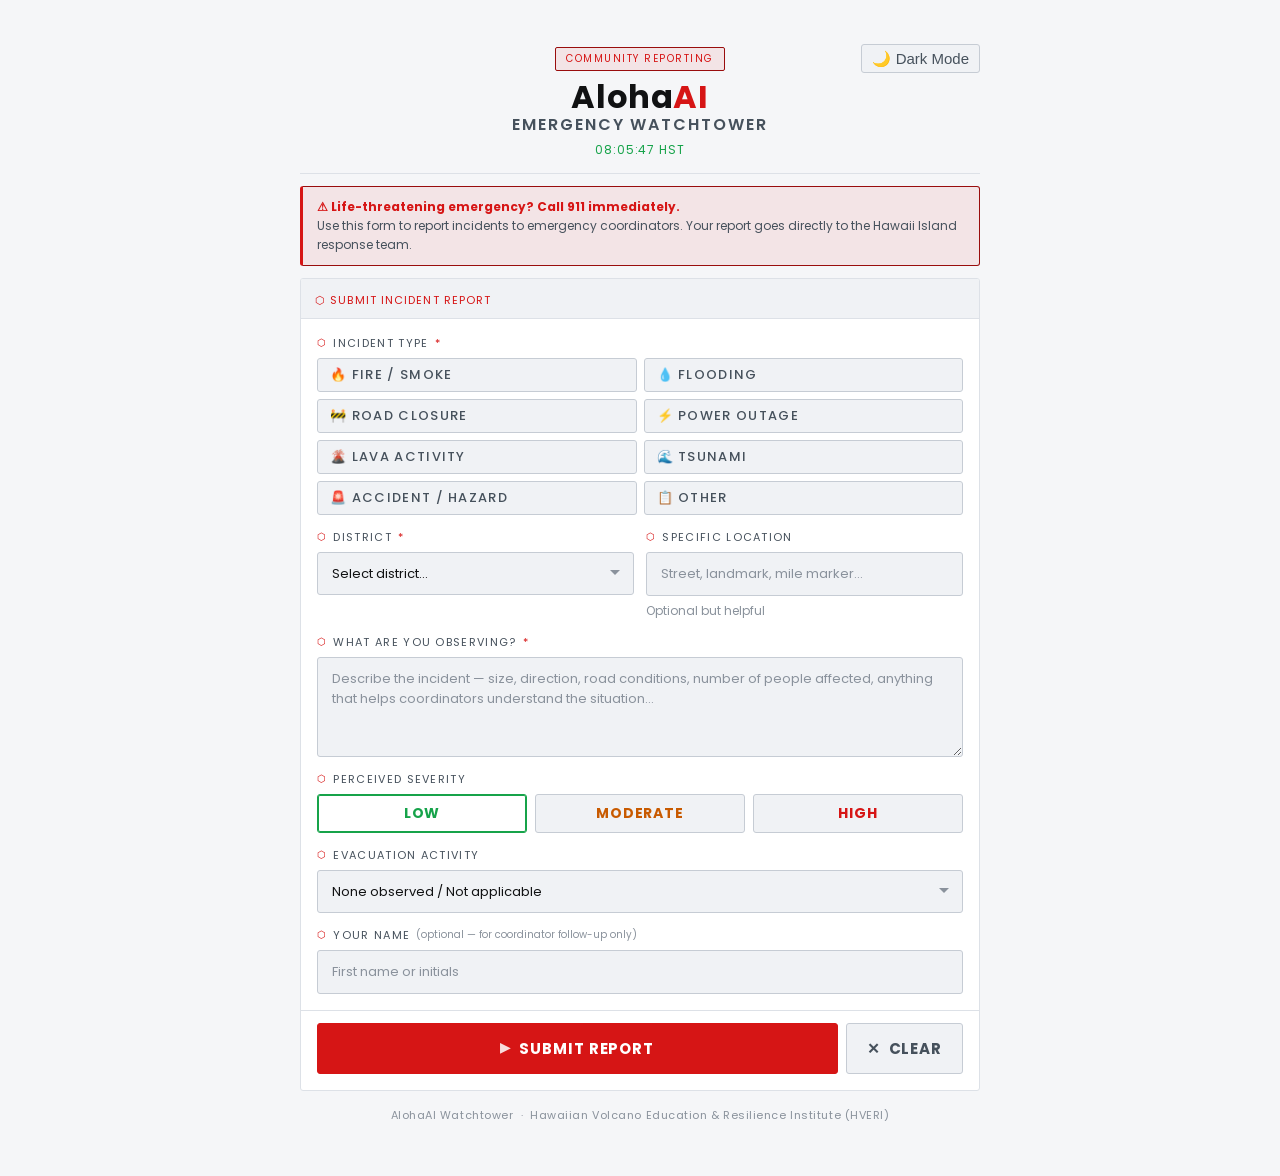
<file: watchtower/frontend/user.html>
<!DOCTYPE html>
<html lang="en">
<head>
    <meta charset="UTF-8">
    <meta name="viewport" content="width=device-width, initial-scale=1.0">
    <title>AlohaAI Watchtower — Report an Incident</title>
    <link rel="preconnect" href="https://fonts.googleapis.com">
    <link rel="preconnect" href="https://fonts.gstatic.com" crossorigin>
    <link href="https://fonts.googleapis.com/css2?family=Poppins:wght@400;500;600;700&display=swap" rel="stylesheet">
    <link rel="stylesheet" href="/watchtower/frontend/styles.css">
    <style>
        /* ── report.html-specific styles ─────────────────────────────── */

        .container { max-width: 680px; }

        /* Alert banner */
        .alert-banner {
            background: var(--red-dim);
            border: 1px solid var(--red-dark);
            border-left: 3px solid var(--red);
            border-radius: 3px;
            padding: 10px 14px;
            font-family: var(--font-mono);
            font-size: 12px;
            color: var(--text-dim);
            line-height: 1.6;
        }
        .alert-banner strong { color: var(--red); }

        /* Form card */
        .form-card {
            background: var(--bg-panel);
            border: 1px solid var(--border);
            border-radius: 3px;
            overflow: hidden;
        }

        .card-header {
            background: var(--bg-elevated);
            border-bottom: 1px solid var(--border);
            padding: 7px 14px;
        }

        .card-header-title {
            font-family: var(--font-mono);
            font-size: 11px;
            letter-spacing: 0.1em;
            color: var(--red);
            text-transform: uppercase;
        }

        .card-body {
            padding: 16px;
            display: flex;
            flex-direction: column;
            gap: 14px;
        }

        /* Field groups */
        .field-group {
            display: flex;
            flex-direction: column;
            gap: 6px;
        }

        .field-group label {
            font-family: var(--font-mono);
            font-size: 11px;
            letter-spacing: 0.12em;
            color: var(--text-dim);
            text-transform: uppercase;
            display: flex;
            align-items: center;
            gap: 6px;
        }

        .label-icon { color: var(--red); font-size: 10px; }
        .label-opt  {
            color: var(--text-muted);
            font-size: 10px;
            letter-spacing: 0;
            text-transform: none;
            font-family: var(--font-ui);
        }

        .field-hint {
            font-size: 12px;
            color: var(--text-muted);
            font-family: var(--font-mono);
        }

        .field-error {
            font-size: 11px;
            color: var(--red);
            font-family: var(--font-mono);
            display: none;
        }
        .field-error.visible { display: block; }

        .field-group input[type="text"],
        .field-group select,
        .field-group textarea {
            width: 100%;
            padding: 11px 14px;
            font-family: var(--font-mono);
            font-size: 13px;
            background: var(--bg-elevated);
            border: 1px solid var(--border-bright);
            border-radius: 3px;
            color: var(--text);
            outline: none;
            transition: border-color 0.2s, box-shadow 0.2s, background 0.2s;
        }

        .field-group input[type="text"]::placeholder,
        .field-group textarea::placeholder { color: var(--text-muted); }

        .field-group input[type="text"]:focus,
        .field-group select:focus,
        .field-group textarea:focus {
            border-color: var(--red);
            box-shadow: 0 0 0 3px rgba(214, 21, 21, 0.1);
            background: var(--bg-panel);
        }

        .field-group input.invalid,
        .field-group select.invalid,
        .field-group textarea.invalid {
            border-color: var(--red);
            background: var(--red-dim);
        }

        .field-group select {
            appearance: none;
            background-image: url("data:image/svg+xml,%3Csvg xmlns='http://www.w3.org/2000/svg' width='12' height='12' viewBox='0 0 12 12'%3E%3Cpath fill='%238a929c' d='M6 8L1 3h10z'/%3E%3C/svg%3E");
            background-repeat: no-repeat;
            background-position: right 12px center;
            padding-right: 32px;
            cursor: pointer;
        }

        .field-group select option { background: var(--bg-elevated); color: var(--text); }

        .field-group textarea {
            resize: vertical;
            min-height: 100px;
            line-height: 1.55;
        }

        /* Two-column row */
        .field-row {
            display: grid;
            grid-template-columns: 1fr 1fr;
            gap: 12px;
        }

        /* Incident type chips */
        .chip-grid {
            display: grid;
            grid-template-columns: repeat(2, 1fr);
            gap: 7px;
        }

        .chip-label { cursor: pointer; display: block; }
        .chip-label input[type="radio"] { display: none; }

        .chip {
            display: flex;
            align-items: center;
            gap: 6px;
            padding: 6px 12px;
            width: 100%;
            box-sizing: border-box;
            background: var(--bg-elevated);
            border: 1px solid var(--border-bright);
            border-radius: 3px;
            font-family: var(--font-ui);
            font-size: 13px;
            font-weight: 500;
            color: var(--text-dim);
            transition: all 0.15s;
            user-select: none;
            white-space: nowrap;
        }

        .chip:hover { border-color: var(--text-muted); color: var(--text); }

        .chip-label input[type="radio"]:checked + .chip {
            background: var(--red-dim);
            border-color: var(--red);
            color: var(--text);
        }

        /* Severity selector */
        .severity-row { display: flex; gap: 8px; }

        .sev-label { cursor: pointer; flex: 1; }
        .sev-label input[type="radio"] { display: none; }

        .sev-btn {
            display: block;
            width: 100%;
            box-sizing: border-box;
            text-align: center;
            padding: 8px;
            border-radius: 3px;
            border: 1px solid var(--border-bright);
            font-family: var(--font-display);
            font-size: 14px;
            font-weight: 700;
            letter-spacing: 0.06em;
            text-transform: uppercase;
            background: var(--bg-elevated);
            transition: all 0.15s;
            cursor: pointer;
        }

        .sev-label.low    .sev-btn { color: var(--green); }
        .sev-label.medium .sev-btn { color: var(--orange); }
        .sev-label.high   .sev-btn { color: var(--red); }

        .sev-label input[type="radio"]:checked + .sev-btn {
            border-color: currentColor;
            background: var(--bg-panel);
            box-shadow: inset 0 0 0 1px currentColor;
        }

        /* Submit area */
        .submit-area {
            padding: 12px 16px 16px;
            display: flex;
            gap: 8px;
            border-top: 1px solid var(--border);
        }

        .btn-gray-sm {
            font-family: var(--font-display);
            font-size: 15px;
            font-weight: 700;
            letter-spacing: 0.06em;
            text-transform: uppercase;
            background: var(--bg-elevated);
            color: var(--text-dim);
            border: 1px solid var(--border-bright);
            border-radius: 3px;
            padding: 13px 20px;
            cursor: pointer;
            transition: all 0.15s;
            display: flex;
            align-items: center;
            gap: 8px;
        }
        .btn-gray-sm:hover { border-color: var(--text-muted); color: var(--text); }
        .btn-gray-sm:active { transform: scale(0.985); }

        /* Confirmation screen */
        .confirmation {
            display: none;
            flex-direction: column;
            align-items: center;
            gap: 14px;
            padding: 48px 24px;
            text-align: center;
        }
        .confirmation.visible { display: flex; }

        .conf-icon { font-size: 40px; line-height: 1; }

        .conf-title {
            font-family: var(--font-display);
            font-size: 22px;
            font-weight: 700;
            letter-spacing: 0.04em;
            color: var(--green);
        }

        .conf-body {
            font-size: 14px;
            color: var(--text-dim);
            max-width: 380px;
            line-height: 1.65;
        }

        .ref-pill {
            font-family: var(--font-mono);
            font-size: 14px;
            letter-spacing: 0.12em;
            color: var(--red);
            background: var(--red-dim);
            border: 1px solid var(--red-dark);
            padding: 7px 18px;
            border-radius: 3px;
        }

        .ref-note {
            font-family: var(--font-mono);
            font-size: 11px;
            color: var(--text-muted);
            max-width: 360px;
            line-height: 1.65;
            text-align: center;
        }

        .btn-another {
            font-family: var(--font-display);
            font-size: 14px;
            font-weight: 700;
            letter-spacing: 0.06em;
            text-transform: uppercase;
            background: var(--bg-elevated);
            color: var(--text-dim);
            border: 1px solid var(--border-bright);
            border-radius: 3px;
            padding: 10px 22px;
            cursor: pointer;
            transition: all 0.15s;
            margin-top: 4px;
        }
        .btn-another:hover { border-color: var(--text-muted); color: var(--text); }

        /* Footer */
        .footer {
            text-align: center;
            font-family: var(--font-mono);
            font-size: 11px;
            color: var(--text-muted);
            padding: 4px 0;
            letter-spacing: 0.05em;
        }

        @media (max-width: 560px) {
            .field-row   { grid-template-columns: 1fr; }
            .submit-area { flex-direction: column; }
        }
    </style>
</head>
<body>

    <div class="container">

        <!-- Header (identical markup to index.html) -->
        <header class="header">
            <button id="theme-toggle" class="theme-toggle" title="Switch to dark mode">🌙 Dark Mode</button>
            <div class="header-badge">COMMUNITY REPORTING</div>
            <h1>
                <span class="title-aloha">Aloha</span><span class="title-ai">AI</span>
                <span class="title-sub">Emergency Watchtower</span>
            </h1>
            <div class="header-meta">
                <span id="live-clock" class="live-clock">--:--:-- HST</span>
            </div>
        </header>

        <!-- Alert banner -->
        <div class="alert-banner">
            <strong>⚠ Life-threatening emergency? Call 911 immediately.</strong><br>
            Use this form to report incidents to emergency coordinators. Your report goes directly to the Hawaii Island response team.
        </div>

        <!-- Form card -->
        <div class="form-card" id="form-card">
            <div class="card-header">
                <span class="card-header-title">⬡ Submit Incident Report</span>
            </div>

            <div class="card-body" id="card-body">

                <!-- Incident type -->
                <div class="field-group">
                    <label><span class="label-icon">⬡</span> Incident Type <span style="color:var(--red)">*</span></label>
                    <div class="chip-grid">
                        <label class="chip-label"><input type="radio" name="incident-type" value="fire">    <span class="chip">🔥 Fire / Smoke</span></label>
                        <label class="chip-label"><input type="radio" name="incident-type" value="flooding"><span class="chip">💧 Flooding</span></label>
                        <label class="chip-label"><input type="radio" name="incident-type" value="road">    <span class="chip">🚧 Road Closure</span></label>
                        <label class="chip-label"><input type="radio" name="incident-type" value="power">   <span class="chip">⚡ Power Outage</span></label>
                        <label class="chip-label"><input type="radio" name="incident-type" value="lava">    <span class="chip">🌋 Lava Activity</span></label>
                        <label class="chip-label"><input type="radio" name="incident-type" value="tsunami"> <span class="chip">🌊 Tsunami</span></label>
                        <label class="chip-label"><input type="radio" name="incident-type" value="accident"><span class="chip">🚨 Accident / Hazard</span></label>
                        <label class="chip-label"><input type="radio" name="incident-type" value="other">   <span class="chip">📋 Other</span></label>
                    </div>
                    <span class="field-error" id="type-error">Please select an incident type.</span>
                </div>

                <!-- District + Location -->
                <div class="field-row">
                    <div class="field-group">
                        <label><span class="label-icon">⬡</span> District <span style="color:var(--red)">*</span></label>
                        <select id="district">
                            <option value="" disabled selected>Select district…</option>
                            <optgroup label="Hawaii Island">
                                <option value="North Kohala">North Kohala</option>
                                <option value="South Kohala">South Kohala</option>
                                <option value="North Kona">North Kona</option>
                                <option value="South Kona">South Kona</option>
                                <option value="Ka'u">Ka'u</option>
                                <option value="Puna">Puna</option>
                                <option value="South Hilo">South Hilo</option>
                                <option value="North Hilo">North Hilo</option>
                                <option value="Hamakua">Hamakua</option>
                            </optgroup>
                        </select>
                        <span class="field-error" id="district-error">Please select a district.</span>
                    </div>

                    <div class="field-group">
                        <label><span class="label-icon">⬡</span> Specific Location</label>
                        <input type="text" id="location" placeholder="Street, landmark, mile marker…">
                        <span class="field-hint">Optional but helpful</span>
                    </div>
                </div>

                <!-- Description -->
                <div class="field-group">
                    <label><span class="label-icon">⬡</span> What are you observing? <span style="color:var(--red)">*</span></label>
                    <textarea id="description" placeholder="Describe the incident — size, direction, road conditions, number of people affected, anything that helps coordinators understand the situation…"></textarea>
                    <span class="field-error" id="desc-error">Please describe what you are observing.</span>
                </div>

                <!-- Severity -->
                <div class="field-group">
                    <label><span class="label-icon">⬡</span> Perceived Severity</label>
                    <div class="severity-row">
                        <label class="sev-label low">
                            <input type="radio" name="severity" value="low" checked>
                            <span class="sev-btn">Low</span>
                        </label>
                        <label class="sev-label medium">
                            <input type="radio" name="severity" value="medium">
                            <span class="sev-btn">Moderate</span>
                        </label>
                        <label class="sev-label high">
                            <input type="radio" name="severity" value="high">
                            <span class="sev-btn">High</span>
                        </label>
                    </div>
                </div>

                <!-- Evacuation -->
                <div class="field-group">
                    <label><span class="label-icon">⬡</span> Evacuation Activity</label>
                    <select id="evacuation">
                        <option value="">None observed / Not applicable</option>
                        <option value="voluntary">Voluntary evacuations underway</option>
                        <option value="mandatory">Mandatory evacuations in effect</option>
                        <option value="sheltering">People sheltering in place</option>
                        <option value="road_blocked">Evacuation routes blocked</option>
                    </select>
                </div>

                <!-- Reporter name -->
                <div class="field-group">
                    <label>
                        <span class="label-icon">⬡</span> Your Name
                        <span class="label-opt">(optional — for coordinator follow-up only)</span>
                    </label>
                    <input type="text" id="reporter-name" placeholder="First name or initials">
                </div>

            </div><!-- /card-body -->

            <!-- Submit area -->
            <div class="submit-area" id="submit-area">
                <button class="btn btn-primary" id="submit-btn">
                    <span class="btn-icon">▶</span> Submit Report
                </button>
                <button class="btn-gray-sm" id="clear-btn">
                    <span>✕</span> Clear
                </button>
            </div>

            <!-- Confirmation (replaces form on success) -->
            <div class="confirmation" id="confirmation">
                <div class="conf-icon">✅</div>
                <div class="conf-title">Report Submitted</div>
                <div class="conf-body">
                    Your report has been received by the AlohaAI Watchtower team and will be included in the next emergency coordinator briefing.
                </div>
                <div class="ref-pill" id="ref-pill">REF: —</div>
                <div class="ref-note">
                    Note your reference code in case you need to follow up with coordinators.
                    Reports are reviewed manually — this code does not yet link to a live tracking system.
                </div>
                <button class="btn-another" id="btn-another">Submit Another Report</button>
            </div>

        </div><!-- /form-card -->

        <div class="footer">
            AlohaAI Watchtower &nbsp;·&nbsp; Hawaiian Volcano Education &amp; Resilience Institute (HVERI)
        </div>

    </div>

    <script>
        // ── Theme (identical logic + same localStorage key as app.js) ──
        const themeToggleBtn = document.getElementById('theme-toggle');

        function applyTheme(theme) {
            if (theme === 'dark') {
                document.documentElement.setAttribute('data-theme', 'dark');
                themeToggleBtn.textContent = '☀️ Light Mode';
                themeToggleBtn.title = 'Switch to light mode';
            } else {
                document.documentElement.removeAttribute('data-theme');
                themeToggleBtn.textContent = '🌙 Dark Mode';
                themeToggleBtn.title = 'Switch to dark mode';
            }
            localStorage.setItem('theme', theme);
        }

        const savedTheme = localStorage.getItem('theme');
        const systemDark  = window.matchMedia('(prefers-color-scheme: dark)').matches;
        applyTheme(savedTheme || (systemDark ? 'dark' : 'light'));

        themeToggleBtn.addEventListener('click', () => {
            applyTheme(document.documentElement.hasAttribute('data-theme') ? 'light' : 'dark');
        });

        // ── Clock ──────────────────────────────────────────────────────
        function updateClock() {
            const hst = new Date(new Date().toLocaleString('en-US', { timeZone: 'Pacific/Honolulu' }));
            const pad = n => String(n).padStart(2, '0');
            document.getElementById('live-clock').textContent =
                `${pad(hst.getHours())}:${pad(hst.getMinutes())}:${pad(hst.getSeconds())} HST`;
        }
        setInterval(updateClock, 1000);
        updateClock();

        // ── Helpers ────────────────────────────────────────────────────
        const getRadio  = name => document.querySelector(`input[name="${name}"]:checked`)?.value ?? null;
        const setError  = (id, v) => document.getElementById(id)?.classList.toggle('visible', v);
        const setInvalid= (id, v) => document.getElementById(id)?.classList.toggle('invalid', v);

        function generateRef() {
            const c = 'ABCDEFGHJKLMNPQRSTUVWXYZ23456789';
            return 'HI-' + Array.from({length:6}, () => c[Math.floor(Math.random()*c.length)]).join('');
        }

        // ── Validation ─────────────────────────────────────────────────
        function validate() {
            let ok = true;
            const type = getRadio('incident-type');
            setError('type-error', !type);
            if (!type) ok = false;

            const district = document.getElementById('district').value;
            setError('district-error', !district); setInvalid('district', !district);
            if (!district) ok = false;

            const desc = document.getElementById('description').value.trim();
            setError('desc-error', !desc); setInvalid('description', !desc);
            if (!desc) ok = false;

            return ok;
        }

        // ── Submit ──────────────────────────────────────────────────────
        document.getElementById('submit-btn').addEventListener('click', async () => {
            if (!validate()) return;

            const payload = {
                incident_type : getRadio('incident-type'),
                district      : document.getElementById('district').value,
                location      : document.getElementById('location').value.trim(),
                description   : document.getElementById('description').value.trim(),
                severity      : getRadio('severity'),
                evacuation    : document.getElementById('evacuation').value,
                reporter_name : document.getElementById('reporter-name').value.trim(),
                timestamp     : new Date().toISOString(),
                ref_code      : generateRef(),
            };

            let ref = payload.ref_code;
            try {
                const res = await fetch('/api/submit', {
                    method: 'POST',
                    headers: { 'Content-Type': 'application/json' },
                    body: JSON.stringify(payload),
                });
                if (res.ok) {
                    const data = await res.json();
                    if (data.ref_code) ref = data.ref_code;
                }
            } catch (err) {
                // Endpoint not wired up yet — show confirmation anyway
                console.warn('Submit endpoint not yet available:', err.message);
            }

            document.getElementById('ref-pill').textContent = 'REF: ' + ref;
            document.getElementById('card-body').style.display   = 'none';
            document.getElementById('submit-area').style.display = 'none';
            document.getElementById('confirmation').classList.add('visible');
        });

        // ── Clear ───────────────────────────────────────────────────────
        document.getElementById('clear-btn').addEventListener('click', () => {
            document.querySelectorAll('input[name="incident-type"]').forEach(r => r.checked = false);
            document.getElementById('district').selectedIndex = 0;
            document.getElementById('location').value = '';
            document.getElementById('description').value = '';
            document.querySelector('input[name="severity"][value="low"]').checked = true;
            document.getElementById('evacuation').selectedIndex = 0;
            document.getElementById('reporter-name').value = '';
            ['type-error','district-error','desc-error'].forEach(id => setError(id, false));
            ['district','description'].forEach(id => setInvalid(id, false));
        });

        // ── Submit another ──────────────────────────────────────────────
        document.getElementById('btn-another').addEventListener('click', () => {
            document.getElementById('card-body').style.display   = '';
            document.getElementById('submit-area').style.display = '';
            document.getElementById('confirmation').classList.remove('visible');
            document.getElementById('clear-btn').click();
        });

        // ── Clear validation on fix ─────────────────────────────────────
        document.getElementById('district').addEventListener('change', () => {
            setError('district-error', false); setInvalid('district', false);
        });
        document.getElementById('description').addEventListener('input', () => {
            if (document.getElementById('description').value.trim()) {
                setError('desc-error', false); setInvalid('description', false);
            }
        });
        document.querySelectorAll('input[name="incident-type"]').forEach(r =>
            r.addEventListener('change', () => setError('type-error', false))
        );
    </script>
</body>
</html>
</file>
<file: HTML Demo/styles.css>
/* AlohaAI Emergency Watchtower - CSS Styles */
/* Matching Kivy app dark theme with HVERI branding */

* {
    margin: 0;
    padding: 0;
    box-sizing: border-box;
}

body {
    font-family: -apple-system, BlinkMacSystemFont, 'Segoe UI', Roboto, 'Helvetica Neue', Arial, sans-serif;
    background-color: #1f1f1f;
    color: #ffffff;
    min-height: 100vh;
    display: flex;
    justify-content: center;
    align-items: flex-start;
    padding: 20px;
}

.container {
    width: 100%;
    max-width: 900px;
    min-height: 700px;
    display: flex;
    flex-direction: column;
    gap: 10px;
}

/* Header */
.header {
    text-align: center;
    padding: 15px 0;
}

.header h1 {
    color: #E61919;
    font-size: 24px;
    font-weight: bold;
}

/* Input Section */
.input-section {
    display: flex;
    flex-direction: column;
    gap: 8px;
}

.input-section label {
    font-size: 16px;
    color: #ffffff;
}

.input-section input {
    padding: 12px 15px;
    font-size: 15px;
    background-color: #333333;
    border: 1px solid #444444;
    border-radius: 4px;
    color: #ffffff;
    outline: none;
}

.input-section input::placeholder {
    color: #888888;
}

.input-section input:focus {
    border-color: #E61919;
}

/* Control Buttons */
.controls {
    display: flex;
    gap: 10px;
}

.btn {
    flex: 1;
    padding: 15px 20px;
    font-size: 16px;
    font-weight: 500;
    border: none;
    border-radius: 4px;
    cursor: pointer;
    transition: opacity 0.2s, transform 0.1s;
}

.btn:hover:not(:disabled) {
    opacity: 0.9;
}

.btn:active:not(:disabled) {
    transform: scale(0.98);
}

.btn-primary {
    background-color: #E61919;
    color: #ffffff;
}

.btn-secondary {
    background-color: #990d0d;
    color: #ffffff;
}

.btn-secondary:disabled {
    background-color: #4a4a4a;
    color: #888888;
    cursor: not-allowed;
}

.btn-gray {
    background-color: #444444;
    color: #ffffff;
}

.btn-gray:hover {
    background-color: #555555;
}

/* Status Section */
.status-section {
    display: flex;
    gap: 30px;
    padding: 10px 0;
    border-bottom: 1px solid #333333;
}

.status-row {
    display: flex;
    align-items: center;
    gap: 10px;
}

.status-label {
    color: #888888;
    font-size: 14px;
}

.status-value {
    font-size: 14px;
    font-weight: 500;
}

.status-complete {
    color: #33cc33;
}

.status-processing {
    color: #e68019;
}

.status-ready {
    color: #888888;
}

.status-error {
    color: #E61919;
}

/* Log Section */
.log-section {
    background-color: #262626;
    border-radius: 4px;
    overflow: hidden;
}

.log-header {
    background-color: #333333;
    padding: 8px 12px;
    font-size: 14px;
    font-weight: 500;
    color: #E61919;
}

.log-content {
    padding: 10px 12px;
    max-height: 120px;
    overflow-y: auto;
    font-family: 'Consolas', 'Monaco', 'Courier New', monospace;
    font-size: 13px;
}

.log-entry {
    padding: 3px 0;
    color: #cccccc;
}

.log-entry.success {
    color: #33cc33;
}

.log-entry.error {
    color: #E61919;
}

.log-entry.processing {
    color: #e68019;
}

/* Report Section */
.report-section {
    flex: 1;
    display: flex;
    flex-direction: column;
    background-color: #262626;
    border-radius: 4px;
    overflow: hidden;
    min-height: 300px;
}

.report-header {
    background-color: #333333;
    padding: 8px 12px;
    font-size: 14px;
    font-weight: 500;
    color: #E61919;
}

.report-content {
    flex: 1;
    padding: 15px;
    overflow-y: auto;
    max-height: 350px;
}

.report-text {
    line-height: 1.6;
}

.report-text p {
    margin-bottom: 12px;
}

.report-title {
    font-size: 16px;
    color: #E61919;
    text-align: center;
}

.report-date {
    text-align: center;
    color: #888888;
    font-size: 14px;
}

.section-header {
    margin-top: 15px;
    font-size: 15px;
}

.incident {
    margin: 15px 0;
    padding-left: 10px;
    border-left: 3px solid #E61919;
}

.incident-title {
    font-size: 15px;
    margin-bottom: 8px;
}

.incident ul {
    margin-left: 25px;
    color: #cccccc;
}

.incident li {
    margin: 5px 0;
    font-size: 14px;
}

.urgent {
    background-color: #E61919;
    color: #ffffff;
    padding: 2px 6px;
    border-radius: 3px;
    font-weight: bold;
}

.safety-reminder {
    background-color: #990d0d;
    padding: 10px 15px;
    border-radius: 4px;
    margin: 15px 0;
}

.sign-off {
    color: #888888;
    margin-top: 15px;
}

.placeholder-text {
    color: #666666;
    font-style: italic;
    text-align: center;
    padding: 50px 20px;
}

/* Modal Styles */
.modal-overlay {
    display: none;
    position: fixed;
    top: 0;
    left: 0;
    width: 100%;
    height: 100%;
    background-color: rgba(0, 0, 0, 0.7);
    justify-content: center;
    align-items: center;
    z-index: 1000;
}

.modal-overlay.active {
    display: flex;
}

.modal {
    background-color: #262626;
    border-radius: 8px;
    min-width: 350px;
    max-width: 500px;
    box-shadow: 0 10px 30px rgba(0, 0, 0, 0.5);
    animation: modalSlideIn 0.2s ease-out;
}

@keyframes modalSlideIn {
    from {
        transform: translateY(-20px);
        opacity: 0;
    }
    to {
        transform: translateY(0);
        opacity: 1;
    }
}

.modal-header {
    display: flex;
    justify-content: space-between;
    align-items: center;
    padding: 15px 20px;
    border-radius: 8px 8px 0 0;
}

.modal-header.success {
    background-color: #33cc33;
}

.modal-header.error {
    background-color: #E61919;
}

.modal-header.info {
    background-color: #E61919;
}

.modal-title {
    font-size: 16px;
    font-weight: 600;
    color: #ffffff;
}

.modal-close {
    background: none;
    border: none;
    color: #ffffff;
    font-size: 24px;
    cursor: pointer;
    line-height: 1;
    padding: 0;
    opacity: 0.8;
}

.modal-close:hover {
    opacity: 1;
}

.modal-body {
    padding: 20px;
    color: #ffffff;
    font-size: 14px;
    line-height: 1.5;
}

/* Scrollbar Styles */
::-webkit-scrollbar {
    width: 8px;
}

::-webkit-scrollbar-track {
    background: #1f1f1f;
}

::-webkit-scrollbar-thumb {
    background: #444444;
    border-radius: 4px;
}

::-webkit-scrollbar-thumb:hover {
    background: #555555;
}

/* Responsive */
@media (max-width: 600px) {
    .controls {
        flex-direction: column;
    }

    .status-section {
        flex-direction: column;
        gap: 10px;
    }
}
</file>
<file: watchtower/frontend/styles.css>
/* AlohaAI Emergency Watchtower — Styles */
/* Light theme with HVERI red/orange/black branding */

:root {
    --red: #D61515;
    --red-dark: #990d0d;
    --red-dim: rgba(214, 21, 21, 0.08);
    --bg: #f5f6f8;
    --bg-mid: #eef0f3;
    --bg-panel: #ffffff;
    --bg-elevated: #f0f2f5;
    --border: #dde1e7;
    --border-bright: #c6ccd4;
    --text: #111213;
    --text-dim: #46515c;
    --text-muted: #8a929c;
    --green: #16a34a;
    --orange: #c85a00;
    --font-mono: 'Poppins', sans-serif;
    --font-ui: 'Poppins', sans-serif;
    --font-display: 'Poppins', sans-serif;
}

/* Dark mode overrides */
[data-theme="dark"] {
    --red: #E61919;
    --red-dark: #990d0d;
    --red-dim: rgba(230, 25, 25, 0.15);
    --bg: #111213;
    --bg-mid: #191b1c;
    --bg-panel: #1e2022;
    --bg-elevated: #252729;
    --border: #2a2d30;
    --border-bright: #3a3d42;
    --text: #e8eaec;
    --text-dim: #7a8088;
    --text-muted: #454a50;
    --green: #22c55e;
    --orange: #f97316;
}

*, *::before, *::after {
    box-sizing: border-box;
    margin: 0;
    padding: 0;
}

html {
    background: var(--bg);
}

body {
    font-family: var(--font-ui);
    background-color: var(--bg);
    color: var(--text);
    min-height: 100vh;
    display: flex;
    justify-content: center;
    align-items: flex-start;
    padding: 24px 16px 48px;
    position: relative;
    overflow-x: hidden;
}

/* ── Container ─────────────────────────────────────────────────────────────── */

.container {
    width: 100%;
    max-width: 920px;
    display: flex;
    flex-direction: column;
    gap: 12px;
}

/* ── Header ────────────────────────────────────────────────────────────────── */

.header {
    text-align: center;
    padding: 20px 0 14px;
    border-bottom: 1px solid var(--border);
    position: relative;
}

.theme-toggle {
    position: absolute;
    top: 20px;
    right: 0;
    background: var(--bg-elevated);
    border: 1px solid var(--border-bright);
    border-radius: 3px;
    padding: 6px 10px;
    cursor: pointer;
    font-size: 15px;
    line-height: 1;
    color: var(--text-dim);
    transition: background 0.15s, border-color 0.15s, color 0.15s;
}

.theme-toggle:hover {
    background: var(--bg-mid);
    border-color: var(--red);
    color: var(--text);
}

.header-badge {
    display: inline-block;
    font-family: var(--font-mono);
    font-size: 10px;
    letter-spacing: 0.15em;
    color: var(--red);
    background: var(--red-dim);
    border: 1px solid var(--red-dark);
    padding: 3px 10px;
    border-radius: 2px;
    margin-bottom: 10px;
}

.header h1 {
    font-family: var(--font-display);
    font-weight: 700;
    font-size: 32px;
    letter-spacing: 0.02em;
    line-height: 1;
    margin-bottom: 8px;
}

.title-aloha { color: var(--text); }
.title-ai    { color: var(--red); }
.title-sub {
    display: block;
    font-size: 16px;
    font-weight: 600;
    letter-spacing: 0.12em;
    color: var(--text-dim);
    text-transform: uppercase;
    margin-top: 4px;
}

.header-meta {
    font-family: var(--font-mono);
    font-size: 12px;
    color: var(--text-muted);
    display: flex;
    align-items: center;
    justify-content: center;
    gap: 10px;
    margin-top: 6px;
}

.live-clock {
    color: var(--green);
    letter-spacing: 0.08em;
}

.divider { color: var(--border-bright); }

/* ── Input Section ─────────────────────────────────────────────────────────── */

.input-section {
    display: flex;
    flex-direction: column;
    gap: 7px;
}

.input-section label {
    font-family: var(--font-mono);
    font-size: 11px;
    letter-spacing: 0.12em;
    color: var(--text-dim);
    text-transform: uppercase;
    display: flex;
    align-items: center;
    gap: 6px;
}

.label-icon { color: var(--red); font-size: 10px; }

.input-wrapper {
    position: relative;
}

.input-section input {
    width: 100%;
    padding: 13px 16px;
    font-family: var(--font-mono);
    font-size: 14px;
    background: var(--bg-panel);
    border: 1px solid var(--border-bright);
    border-radius: 3px;
    color: var(--text);
    outline: none;
    transition: border-color 0.2s, box-shadow 0.2s;
}

.input-section input::placeholder { color: var(--text-muted); }

.input-section input:focus {
    border-color: var(--red);
    box-shadow: 0 0 0 3px rgba(230, 25, 25, 0.1);
}

.input-glow {
    position: absolute;
    bottom: 0;
    left: 50%;
    transform: translateX(-50%);
    width: 0;
    height: 1px;
    background: var(--red);
    transition: width 0.3s;
    pointer-events: none;
}

.input-section input:focus ~ .input-glow {
    width: 100%;
}

/* ── Buttons ───────────────────────────────────────────────────────────────── */

.controls {
    display: flex;
    gap: 8px;
}

.btn {
    flex: 1;
    padding: 13px 16px;
    font-family: var(--font-display);
    font-size: 15px;
    font-weight: 700;
    letter-spacing: 0.06em;
    text-transform: uppercase;
    border: 1px solid transparent;
    border-radius: 3px;
    cursor: pointer;
    display: flex;
    align-items: center;
    justify-content: center;
    gap: 8px;
    transition: all 0.15s;
    position: relative;
    overflow: hidden;
}

.btn::after {
    content: '';
    position: absolute;
    inset: 0;
    background: rgba(255,255,255,0);
    transition: background 0.15s;
}

.btn:hover:not(:disabled)::after { background: rgba(255,255,255,0.06); }
.btn:active:not(:disabled) { transform: scale(0.985); }

.btn-icon {
    font-size: 13px;
    opacity: 0.85;
}

.btn-primary {
    background: var(--red);
    color: #fff;
    border-color: var(--red);
}

.btn-primary:hover:not(:disabled) {
    box-shadow: 0 0 16px rgba(230, 25, 25, 0.4);
}

.btn-secondary {
    background: var(--red-dark);
    color: #fff;
    border-color: var(--red-dark);
}

.btn-secondary:disabled {
    background: var(--bg-elevated);
    border-color: var(--border);
    color: var(--text-muted);
    cursor: not-allowed;
}

.btn-gray {
    background: var(--bg-elevated);
    color: var(--text-dim);
    border-color: var(--border-bright);
}

.btn-gray:hover:not(:disabled) {
    border-color: var(--text-muted);
    color: var(--text);
}

/* ── Status Bar ────────────────────────────────────────────────────────────── */

.status-bar {
    display: flex;
    gap: 6px;
    flex-wrap: wrap;
}

.status-pill {
    display: flex;
    align-items: center;
    gap: 8px;
    background: var(--bg-panel);
    border: 1px solid var(--border);
    border-radius: 3px;
    padding: 7px 14px;
    font-family: var(--font-mono);
    font-size: 12px;
}

.status-label {
    color: var(--text-muted);
    letter-spacing: 0.1em;
    font-size: 10px;
}

.status-value {
    font-weight: 600;
    letter-spacing: 0.05em;
}

.status-dot {
    width: 7px;
    height: 7px;
    border-radius: 50%;
    background: var(--text-muted);
    flex-shrink: 0;
    transition: background 0.3s;
}

.status-ready    { color: var(--text-muted); }
.status-complete { color: var(--green); }
.status-processing { color: var(--orange); }
.status-error    { color: var(--red); }

.dot-ready      { background: var(--text-muted); }
.dot-complete   { background: var(--green); box-shadow: 0 0 6px var(--green); }
.dot-processing {
    background: var(--orange);
    box-shadow: 0 0 6px var(--orange);
    animation: pulse-dot 1s infinite;
}
.dot-error { background: var(--red); box-shadow: 0 0 6px var(--red); }

@keyframes pulse-dot {
    0%, 100% { opacity: 1; }
    50%       { opacity: 0.4; }
}

/* ── Log Section ───────────────────────────────────────────────────────────── */

.log-section {
    background: var(--bg-panel);
    border: 1px solid var(--border);
    border-radius: 3px;
    overflow: hidden;
}

.log-header {
    background: var(--bg-elevated);
    padding: 7px 12px;
    display: flex;
    align-items: center;
    justify-content: space-between;
    border-bottom: 1px solid var(--border);
}

.log-header-title {
    font-family: var(--font-mono);
    font-size: 11px;
    letter-spacing: 0.1em;
    color: var(--red);
    text-transform: uppercase;
}

.log-pulse {
    width: 6px;
    height: 6px;
    border-radius: 50%;
    background: var(--text-muted);
    transition: background 0.3s;
}

.log-pulse.active {
    background: var(--orange);
    animation: pulse-dot 0.8s infinite;
}

.log-content {
    padding: 10px 14px;
    max-height: 130px;
    overflow-y: auto;
    font-family: var(--font-mono);
    font-size: 12.5px;
    display: flex;
    flex-direction: column;
    gap: 2px;
}

.log-entry {
    padding: 2px 0;
    color: var(--text-dim);
    line-height: 1.5;
}

.log-entry::before {
    content: attr(data-ts);
    color: var(--text-muted);
    margin-right: 10px;
    font-size: 11px;
}

.log-success    { color: var(--green); }
.log-error      { color: var(--red); }
.log-processing { color: var(--orange); }
.log-info       { color: var(--text-dim); }

/* ── Report Section ────────────────────────────────────────────────────────── */

.report-section {
    background: var(--bg-panel);
    border: 1px solid var(--border);
    border-radius: 3px;
    overflow: hidden;
    flex: 1;
    min-height: 320px;
    display: flex;
    flex-direction: column;
}

.report-header {
    background: var(--bg-elevated);
    padding: 7px 12px;
    display: flex;
    align-items: center;
    justify-content: space-between;
    border-bottom: 1px solid var(--border);
}

.report-header-title {
    font-family: var(--font-mono);
    font-size: 11px;
    letter-spacing: 0.1em;
    color: var(--red);
    text-transform: uppercase;
}

.report-timestamp {
    font-family: var(--font-mono);
    font-size: 11px;
    color: var(--text-muted);
}

.report-content {
    padding: 20px;
    overflow-y: auto;
    max-height: 460px;
    flex: 1;
    line-height: 1.65;
    font-size: 14px;
}

/* Placeholder */
.placeholder-text {
    display: flex;
    flex-direction: column;
    align-items: center;
    justify-content: center;
    gap: 8px;
    padding: 60px 20px;
    color: var(--text-muted);
    font-family: var(--font-mono);
    font-size: 13px;
    text-align: center;
}

.placeholder-icon {
    font-size: 36px;
    opacity: 0.4;
    margin-bottom: 4px;
}

.placeholder-sub {
    font-size: 11px;
    color: var(--text-muted);
    opacity: 0.6;
}

/* Rendered report markdown */
.report-body { color: var(--text); }

.report-body p { margin-bottom: 10px; }

.report-body h1, .report-body h2, .report-body h3 {
    font-family: var(--font-display);
    color: var(--red);
    margin: 16px 0 8px;
    letter-spacing: 0.04em;
}

.report-body h1 { font-size: 18px; }
.report-body h2 { font-size: 16px; }
.report-body h3 { font-size: 15px; }

.report-body ul, .report-body ol {
    margin-left: 22px;
    margin-bottom: 10px;
}

.report-body li { margin: 5px 0; color: var(--text-dim); }

.report-body strong { color: var(--text); font-weight: 600; }

.report-body em { color: var(--text-dim); font-style: italic; }

.report-body hr {
    border: none;
    border-top: 1px solid var(--border-bright);
    margin: 16px 0;
}

/* Urgent keyword highlight */
.urgent-kw {
    background: var(--red);
    color: #fff;
    padding: 1px 5px;
    border-radius: 2px;
    font-weight: 700;
    font-size: 0.92em;
}

/* ── Modal ─────────────────────────────────────────────────────────────────── */

.modal-overlay {
    display: none;
    position: fixed;
    inset: 0;
    background: rgba(0, 0, 0, 0.45);
    justify-content: center;
    align-items: center;
    z-index: 1000;
    backdrop-filter: blur(3px);
}

.modal-overlay.active { display: flex; }

.modal {
    background: var(--bg-panel);
    border: 1px solid var(--border-bright);
    border-radius: 4px;
    min-width: 340px;
    max-width: 480px;
    box-shadow: 0 8px 40px rgba(0,0,0,0.14);
    animation: modal-in 0.18s ease-out;
}

@keyframes modal-in {
    from { transform: translateY(-16px); opacity: 0; }
    to   { transform: translateY(0);     opacity: 1; }
}

.modal-header {
    display: flex;
    justify-content: space-between;
    align-items: center;
    padding: 14px 18px;
    border-bottom: 1px solid var(--border);
}

.modal-header.success { background: rgba(34, 197, 94, 0.15); border-bottom-color: rgba(34, 197, 94, 0.3); }
.modal-header.error   { background: var(--red-dim); border-bottom-color: var(--red-dark); }
.modal-header.info    { background: var(--red-dim); border-bottom-color: var(--red-dark); }

.modal-title {
    font-family: var(--font-display);
    font-size: 15px;
    font-weight: 700;
    letter-spacing: 0.04em;
    color: var(--text);
}

.modal-header.success .modal-title { color: var(--green); }
.modal-header.error   .modal-title { color: var(--red); }

.modal-close {
    background: none;
    border: none;
    color: var(--text-dim);
    font-size: 22px;
    cursor: pointer;
    line-height: 1;
    transition: color 0.15s;
}

.modal-close:hover { color: var(--text); }

.modal-body {
    padding: 18px;
    color: var(--text-dim);
    font-size: 14px;
    line-height: 1.55;
    font-family: var(--font-mono);
    white-space: pre-wrap;
}

/* ── Scrollbar ─────────────────────────────────────────────────────────────── */

::-webkit-scrollbar { width: 6px; }
::-webkit-scrollbar-track { background: transparent; }
::-webkit-scrollbar-thumb { background: var(--border-bright); border-radius: 3px; }
::-webkit-scrollbar-thumb:hover { background: var(--text-muted); }

/* ── Responsive ────────────────────────────────────────────────────────────── */

@media (max-width: 600px) {
    .controls { flex-direction: column; }
    .status-bar { flex-direction: column; }
    .header h1 { font-size: 26px; }
}

/* ── Tab Navigation ────────────────────────────────────────────────────────── */

.tab-nav {
    display: flex;
    gap: 4px;
    border-bottom: 1px solid var(--border);
}

.tab-btn {
    font-family: var(--font-ui);
    font-size: 12px;
    font-weight: 600;
    letter-spacing: 0.06em;
    text-transform: uppercase;
    padding: 8px 16px;
    background: none;
    border: 1px solid transparent;
    border-bottom: none;
    border-radius: 3px 3px 0 0;
    cursor: pointer;
    color: var(--text-muted);
    position: relative;
    bottom: -1px;
    transition: color 0.15s, background 0.15s, border-color 0.15s;
}

.tab-btn:hover { color: var(--text-dim); background: var(--bg-elevated); }

.tab-btn.active {
    color: var(--red);
    background: var(--bg-panel);
    border-color: var(--border);
    border-bottom-color: var(--bg-panel);
}

.tab-badge {
    display: inline-flex;
    align-items: center;
    justify-content: center;
    min-width: 18px;
    height: 18px;
    padding: 0 5px;
    background: var(--red);
    color: #fff;
    font-size: 10px;
    font-weight: 700;
    border-radius: 9px;
    margin-left: 6px;
    line-height: 1;
}

.tab-badge.hidden { display: none; }
.tab-panel { display: none; }
.tab-panel.active { display: flex; flex-direction: column; gap: 12px; }

/* ── Submissions Panel ─────────────────────────────────────────────────────── */

.submissions-panel {
    background: var(--bg-panel);
    border: 1px solid var(--border);
    border-radius: 3px;
    overflow: hidden;
    display: flex;
    flex-direction: column;
}

.submissions-toolbar {
    background: var(--bg-elevated);
    border-bottom: 1px solid var(--border);
    padding: 8px 12px;
    display: flex;
    align-items: center;
    gap: 8px;
    flex-wrap: wrap;
}

.submissions-title {
    font-size: 11px;
    font-weight: 600;
    letter-spacing: 0.1em;
    color: var(--red);
    text-transform: uppercase;
    margin-right: 4px;
}

.filter-select {
    padding: 4px 24px 4px 8px;
    font-family: var(--font-ui);
    font-size: 11px;
    font-weight: 500;
    background: var(--bg-panel);
    border: 1px solid var(--border-bright);
    border-radius: 3px;
    color: var(--text-dim);
    outline: none;
    cursor: pointer;
    appearance: none;
    background-image: url("data:image/svg+xml,%3Csvg xmlns='http://www.w3.org/2000/svg' width='10' height='10' viewBox='0 0 12 12'%3E%3Cpath fill='%238a929c' d='M6 8L1 3h10z'/%3E%3C/svg%3E");
    background-repeat: no-repeat;
    background-position: right 7px center;
    transition: border-color 0.15s;
}

.filter-select:focus { border-color: var(--red); }
.toolbar-spacer { flex: 1; }

.refresh-btn {
    font-size: 11px;
    font-weight: 600;
    letter-spacing: 0.05em;
    padding: 4px 10px;
    background: var(--bg-panel);
    border: 1px solid var(--border-bright);
    border-radius: 3px;
    color: var(--text-dim);
    cursor: pointer;
    transition: all 0.15s;
}

.refresh-btn:hover { border-color: var(--red); color: var(--red); }

.submissions-list {
    overflow-y: auto;
    max-height: 460px;
    display: flex;
    flex-direction: column;
}

.submission-empty {
    display: flex;
    flex-direction: column;
    align-items: center;
    justify-content: center;
    gap: 8px;
    padding: 48px 20px;
    color: var(--text-muted);
    font-size: 13px;
    text-align: center;
}

.submission-empty-icon { font-size: 28px; opacity: 0.35; }

.sub-card {
    border-bottom: 1px solid var(--border);
    padding: 12px 14px;
    display: flex;
    flex-direction: column;
    gap: 7px;
    transition: background 0.12s;
}

.sub-card:last-child { border-bottom: none; }
.sub-card:hover { background: var(--bg-elevated); }
.sub-card.deleted  { opacity: 0.4; pointer-events: none; }

.sub-top {
    display: flex;
    align-items: center;
    gap: 8px;
    flex-wrap: wrap;
}

.sub-type-badge {
    font-size: 11px;
    font-weight: 600;
    padding: 2px 7px;
    border-radius: 2px;
    border: 1px solid var(--border-bright);
    background: var(--bg-elevated);
    color: var(--text-dim);
    white-space: nowrap;
}

.sub-district { font-size: 12px; font-weight: 600; color: var(--text); }
.sub-location { font-size: 11px; color: var(--text-muted); }
.sub-spacer   { flex: 1; }
.sub-time     { font-size: 11px; color: var(--text-muted); white-space: nowrap; }

.sub-sev {
    font-size: 10px;
    font-weight: 700;
    letter-spacing: 0.06em;
    text-transform: uppercase;
    padding: 2px 6px;
    border-radius: 2px;
}

.sub-sev.low    { color: var(--green);  background: rgba(22,163,74,0.1); }
.sub-sev.medium { color: var(--orange); background: rgba(200,90,0,0.1);  }
.sub-sev.high   { color: var(--red);    background: var(--red-dim);       }

.sub-desc { font-size: 13px; color: var(--text-dim); line-height: 1.55; }

.sub-meta {
    display: flex;
    align-items: center;
    gap: 10px;
    flex-wrap: wrap;
}

.sub-evac     { font-size: 11px; color: var(--orange); font-weight: 500; }
.sub-ref      { font-size: 10px; color: var(--text-muted); letter-spacing: 0.06em; }
.sub-reporter { font-size: 11px; color: var(--text-muted); }

.sub-actions {
    display: flex;
    gap: 6px;
    align-items: center;
    margin-top: 2px;
}

.mod-btn {
    font-family: var(--font-ui);
    font-size: 11px;
    font-weight: 600;
    padding: 4px 10px;
    border-radius: 3px;
    border: 1px solid var(--red-dim);
    background: var(--bg-elevated);
    color: var(--red);
    cursor: pointer;
    transition: all 0.15s;
    white-space: nowrap;
}

.mod-btn:hover { background: var(--red-dim); border-color: var(--red); }
</file>
